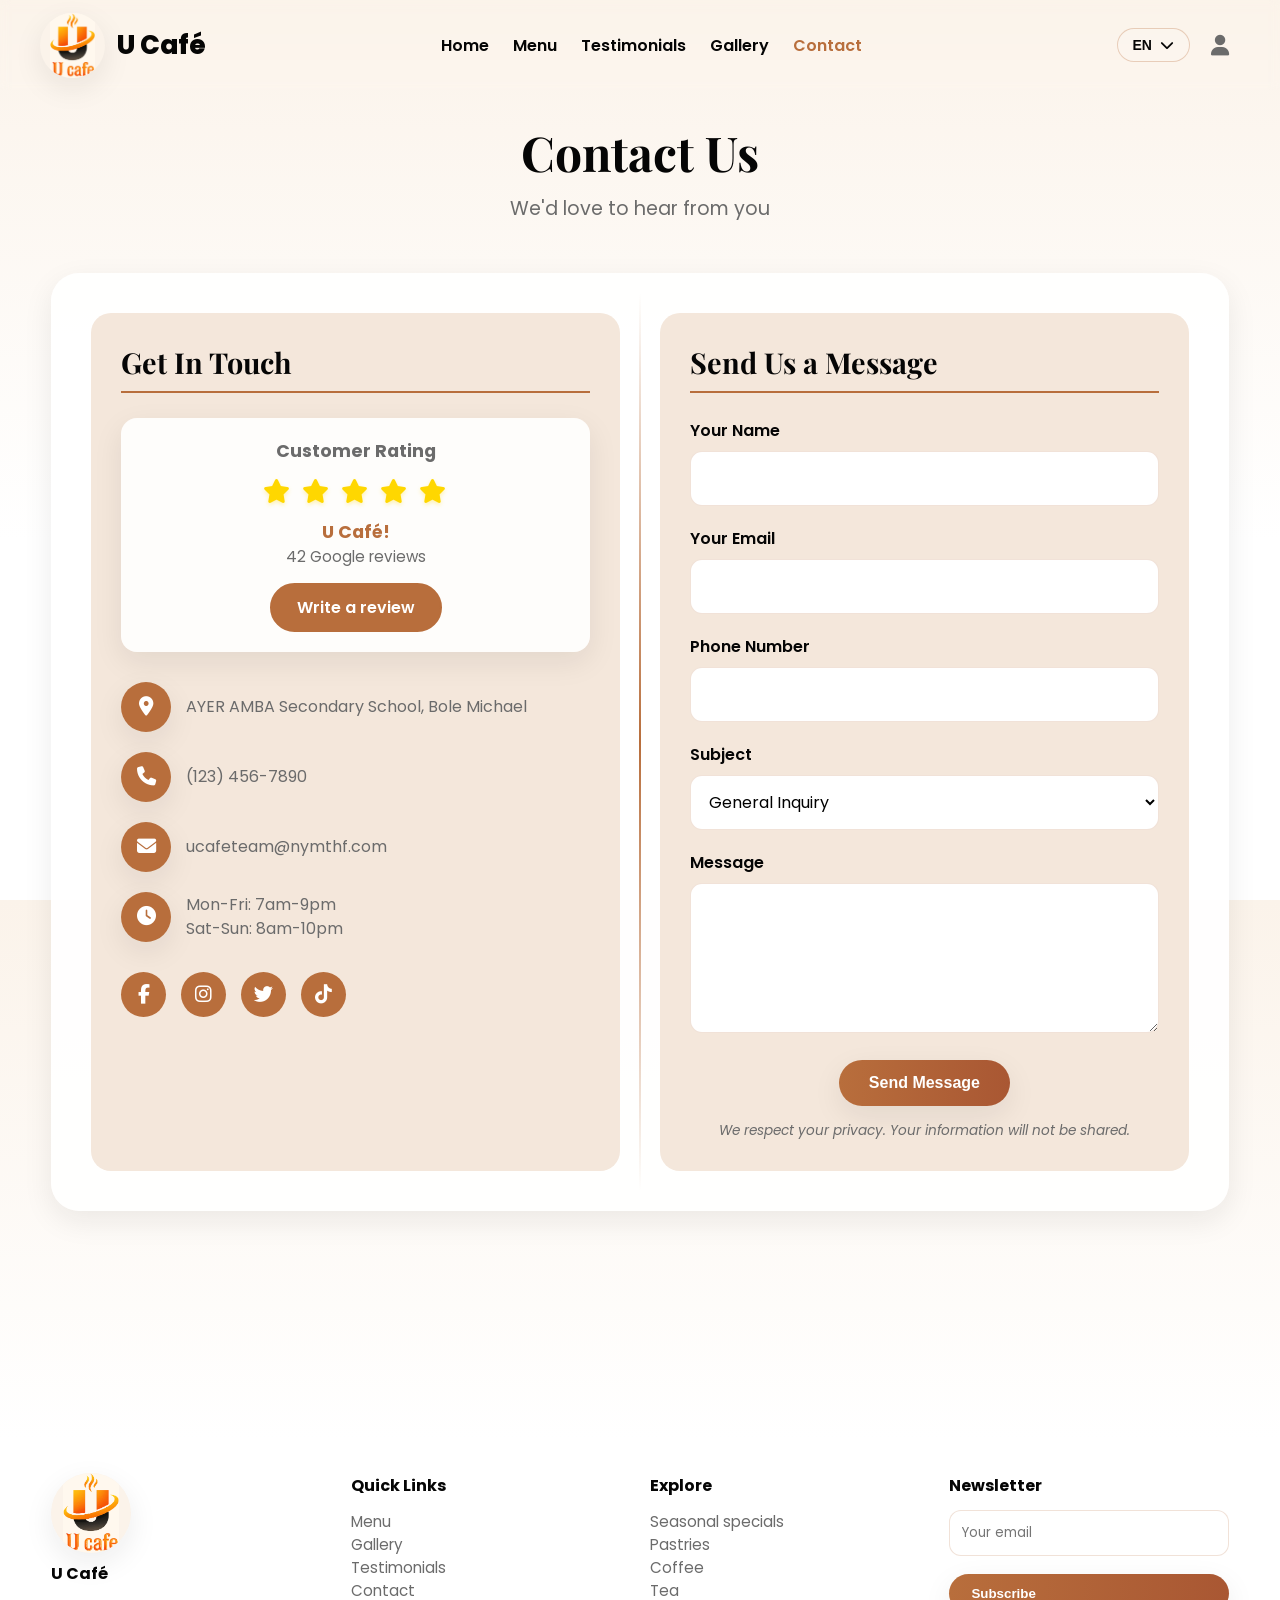
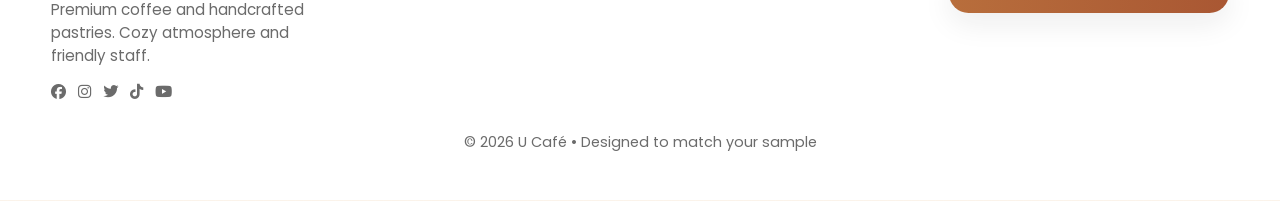
<file: contact.html>
<!DOCTYPE html>
<html lang="en">
<head>
  <meta charset="UTF-8">
  <meta name="viewport" content="width=device-width, initial-scale=1.0">
  <title>U Café - Contact</title>

  <!-- fonts & icons -->
  <link href="https://fonts.googleapis.com/css2?family=Playfair+Display:wght@600;700;900&family=Poppins:wght@300;400;600;700&display=swap" rel="stylesheet">
  <link rel="stylesheet" href="https://cdnjs.cloudflare.com/ajax/libs/font-awesome/6.4.0/css/all.min.css">

  <style>
    /* ---------- Variables ---------- */
    :root{
      --cream: #fbf3ea;
      --soft-beige:#f4e7db;
      --accent:#b86e3c;        /* darker caramel */
      --accent-2:#e7b58a;      /* lighter */
      --text-dark:#050505;
      --muted:#6b6b6b;
      --card:#fff;
      --radius-lg:28px;
      --shadow: 0 10px 30px rgba(30,30,30,0.08);
      --star-yellow:#FFD700;   /* Yellow color for stars */
    }

    /* ---------- Reset ---------- */
    *{box-sizing:border-box;margin:0;padding:0}
    html,body{height:100%}
    body{
      font-family:"Poppins",system-ui,-apple-system,Segoe UI,Roboto,"Helvetica Neue",Arial;
      color:var(--text-dark);
      background: linear-gradient(180deg, var(--cream) 0%, #fff 60%);
      -webkit-font-smoothing:antialiased;
      -moz-osx-font-smoothing:grayscale;
      overflow-x:hidden;
    }

    .container{width:92%;max-width:1200px;margin:0 auto;}

    /* ---------- HEADER with icon-only login ---------- */
    header{
      position:fixed;
      left:0;
      right:0;
      top:0;
      height:90px;
      z-index:50;
      display:flex;
      align-items:center;
      background:transparent;
      padding:0 18px;
      backdrop-filter: blur(5px);
    }

    .nav-inner{
      width:100%;
      display:flex;
      align-items:center;
      justify-content:space-between;
      gap:12px;
    }

    .brand{
      display:flex;
      align-items:center;
      gap:12px;
      text-decoration:none;
      color:var(--text-dark);
      font-weight:800;
      font-size:26px;
    }

    .brand img{
      width:65px;
      height:65px;
      border-radius:50%;
      object-fit:contain;
      box-shadow:var(--shadow);
      background-color: var(--cream);
    }

    nav ul{
      list-style:none;
      display:flex;
      gap:24px;
      align-items:center;
    }

    nav a{
      color:var(--text-dark);
      text-decoration:none;
      font-weight:600;
    }

    nav a:hover{
      color:var(--accent);
    }

    .auth{
      display:flex;
      gap:10px;
      align-items:center;
    }

    .icon-only-btn {
      background: transparent;
      border: none;
      color: var(--text-dark);
      font-size: 1.4rem;
      cursor: pointer;
      width: 40px;
      height: 40px;
      border-radius: 50%;
      display: flex;
      align-items: center;
      justify-content: center;
      transition: all 0.3s ease;
      padding: 0;
    }

    .icon-only-btn:hover {
      color: var(--accent);
      background: rgba(240, 127, 52, 0.1);
      transform: scale(1.1);
    }

    .menu-toggle{
      display:none;
      font-size:22px;
      background:none;
      border:none;
      cursor:pointer;
      color: var(--text-dark);
    }

    /* User icon styles */
    .user-icon {
      color: var(--muted);
      font-size: 1.3rem;
      transition: all 0.3s ease;
      width: 40px;
      height: 40px;
      border-radius: 8px;
      display: flex;
      align-items: center;
      justify-content: center;
      text-decoration: none;
    }

    .user-icon:hover {
      color: var(--accent);
      background: rgba(184, 110, 60, 0.1);
      transform: scale(1.1);
    }

    /* Main content padding to account for fixed header */
    main {
      padding-top: 120px;
      padding-bottom: 60px;
      min-height: calc(100vh - 200px);
    }

    /* ---------- Contact Page Styles ---------- */
    .section-title {
      text-align: center;
      margin-bottom: 50px;
      animation: fadeInUp 1s ease;
    }

    .section-title h1 {
      font-family: "Playfair Display", serif;
      font-size: 3rem;
      color: var(--text-dark);
      margin-bottom: 10px;
    }

    .section-title p {
      font-size: 1.2rem;
      color: var(--muted);
    }

    @keyframes fadeInUp {
      from { transform: translateY(30px); opacity: 0; }
      to { transform: translateY(0); opacity: 1; }
    }

    /* Combined Contact Section */
    .combined-contact-section {
      display: flex;
      justify-content: center;
      align-items: stretch;
      gap: 40px;
      position: relative;
      background: rgba(255, 255, 255, 0.95);
      padding: 40px;
      border-radius: var(--radius-lg);
      box-shadow: var(--shadow);
      animation: zoomIn 1s ease;
      margin-bottom: 60px;
    }

    @keyframes zoomIn {
      0% { transform: scale(0.9); opacity: 0; }
      100% { transform: scale(1); opacity: 1; }
    }

    /* Vertical Separator Line */
    .combined-contact-section::after {
      content: '';
      position: absolute;
      top: 20px;
      bottom: 20px;
      left: 50%;
      width: 2px;
      background: linear-gradient(to bottom, transparent, var(--accent), transparent);
      transform: translateX(-50%);
      z-index: 1;
    }

    .contact-info, .contact-form {
      flex: 1;
      padding: 30px;
      border-radius: 20px;
      background: var(--soft-beige);
      transition: transform 0.4s ease-out, box-shadow 0.4s ease-out;
      z-index: 2;
      position: relative;
    }

    .contact-info:hover, .contact-form:hover {
      transform: translateY(-10px);
      box-shadow: 0 20px 40px rgba(184, 110, 60, 0.15);
    }

    .contact-info h2, .contact-form h2 {
      color: var(--text-dark);
      margin-bottom: 25px;
      border-bottom: 2px solid var(--accent);
      padding-bottom: 10px;
      font-size: 1.8rem;
      font-family: 'Playfair Display', serif;
    }

    /* Rating Container */
    .rating-container {
      background: rgba(255, 255, 255, 0.9);
      padding: 20px;
      border-radius: 16px;
      margin-bottom: 30px;
      text-align: center;
      box-shadow: var(--shadow);
    }

    .rating-text {
      font-weight: bold;
      font-size: 1.1rem;
      margin-bottom: 5px;
      color: var(--muted);
    }

    .rating-stars {
      color: var(--star-yellow); /* YELLOW STARS */
      font-size: 1.5rem;
      margin: 10px 0;
      letter-spacing: 3px;
      text-shadow: 0 2px 4px rgba(0, 0, 0, 0.1);
    }

    .rating-stars i {
      text-shadow: 0 2px 4px rgba(255, 215, 0, 0.3);
    }

    .review-count {
      color: var(--muted);
      font-size: 0.95rem;
      margin-bottom: 15px;
    }

    .review-count strong {
      color: var(--accent);
      font-size: 1.1rem;
    }

    .write-review {
      display: inline-block;
      background: var(--accent);
      color: white;
      padding: 10px 25px;
      border-radius: 30px;
      font-size: 1rem;
      text-decoration: none;
      transition: all 0.3s;
      font-weight: 600;
      border: 2px solid var(--accent);
    }

    .write-review:hover {
      background: transparent;
      color: var(--accent);
      transform: translateY(-3px);
      box-shadow: 0 6px 15px rgba(184, 110, 60, 0.2);
    }

    /* Contact Info Items */
    .info-item {
      display: flex;
      align-items: center;
      margin-bottom: 20px;
      transition: transform 0.3s;
    }

    .info-item:hover {
      transform: translateX(10px);
    }

    .info-icon {
      width: 50px;
      height: 50px;
      background: var(--accent);
      border-radius: 50%;
      display: flex;
      align-items: center;
      justify-content: center;
      color: white;
      margin-right: 15px;
      font-size: 1.2rem;
      box-shadow: var(--shadow);
    }

    .info-item p {
      color: var(--muted);
      font-size: 1rem;
      line-height: 1.5;
    }

    .social-links {
      margin-top: 30px;
      display: flex;
      gap: 15px;
    }

    .social-links a {
      display: inline-flex;
      align-items: center;
      justify-content: center;
      width: 45px;
      height: 45px;
      background: var(--accent);
      border-radius: 50%;
      color: white;
      font-size: 1.2rem;
      transition: all 0.3s ease;
      text-decoration: none;
    }

    .social-links a:hover {
      background: var(--accent-2);
      transform: translateY(-5px);
      box-shadow: 0 10px 20px rgba(184, 110, 60, 0.2);
    }

    /* Contact Form Styles */
    .form-group {
      margin-bottom: 20px;
    }

    .form-group label {
      display: block;
      font-weight: 600;
      margin-bottom: 8px;
      color: var(--text-dark);
    }

    .form-group input,
    .form-group textarea,
    .form-group select {
      width: 100%;
      padding: 14px;
      border: 1px solid rgba(184, 110, 60, 0.2);
      border-radius: 12px;
      font-family: "Poppins", sans-serif;
      font-size: 1rem;
      background: white;
      transition: all 0.3s ease;
    }

    .form-group input:focus,
    .form-group textarea:focus,
    .form-group select:focus {
      outline: none;
      border-color: var(--accent);
      box-shadow: 0 0 0 3px rgba(184, 110, 60, 0.1);
    }

    .form-group textarea {
      min-height: 150px;
      resize: vertical;
    }

    .submit-btn {
  background: linear-gradient(90deg, var(--accent), #a95733);
  color: white;
  padding: 14px 30px;
  border: none;
  border-radius: 30px;
  font-weight: 700;
  font-size: 1rem;
  cursor: pointer;
  transition: all 0.3s ease;
  width: auto; /* ← Changed from 100% to auto */
  display: block; /* ← Added this line */
  margin: 0 auto; /* ← Added this line to center it */
  box-shadow: var(--shadow);
}

    .submit-btn:hover {
      transform: translateY(-3px);
      box-shadow: 0 10px 25px rgba(184, 110, 60, 0.3);
    }

    #form-message {
      margin-top: 15px;
      padding: 10px;
      border-radius: 8px;
      text-align: center;
      font-weight: 600;
      display: none;
    }

    .privacy-note {
      font-size: 0.85rem;
      color: var(--muted);
      margin-top: 15px;
      text-align: center;
      font-style: italic;
    }

    /* Language Switcher Styles */
    .language-switcher {
      position: relative;
      margin-left: 20px;
    }

    .language-btn {
      background: rgba(255, 255, 255, 0.1);
      border: 1px solid rgba(184, 110, 60, 0.3);
      color: var(--text-dark);
      padding: 8px 15px;
      border-radius: 20px;
      cursor: pointer;
      display: flex;
      align-items: center;
      gap: 8px;
      font-size: 14px;
      font-weight: 600;
      transition: all 0.3s;
    }

    .language-btn:hover {
      background: rgba(184, 110, 60, 0.1);
    }

    .language-dropdown {
      position: absolute;
      top: 100%;
      right: 0;
      background: white;
      border-radius: 12px;
      box-shadow: 0 10px 30px rgba(0,0,0,0.15);
      width: 180px;
      display: none;
      z-index: 2000;
      margin-top: 5px;
      overflow: hidden;
    }

    .language-dropdown.show {
      display: block;
    }

    .language-option {
      padding: 12px 15px;
      cursor: pointer;
      display: flex;
      align-items: center;
      transition: all 0.3s;
      border-bottom: 1px solid rgba(184, 110, 60, 0.1);
    }

    .language-option:last-child {
      border-bottom: none;
    }

    .language-option:hover {
      background: var(--soft-beige);
    }

    .language-flag {
      width: 24px;
      height: 18px;
      margin-right: 10px;
      background-size: cover;
      border-radius: 3px;
    }

    .flag-en { background: linear-gradient(#012169, #C8102E); }
    .flag-de { background: linear-gradient(to bottom, #000000 33%, #DD0000 33%, #DD0000 66%, #FFCE00 66%); }
    .flag-it { background: linear-gradient(to right, #009246 33%, #FFFFFF 33%, #FFFFFF 66%, #CE2B37 66%); }
    .flag-ro { background: linear-gradient(to right, #002B7F 33%, #FCD116 33%, #FCD116 66%, #CE1126 66%); }
    .flag-ru { background: linear-gradient(#FFFFFF 33%, #0039A6 33%, #0039A6 66%, #D52B1E 66%); }
    .flag-tr { background: #E30A17; }
    .flag-ur { background: #006600; }
    .flag-zh-cn { background: #DE2910; }
    .flag-zh-tw { background: #FE0000; }

    /* ---------- FOOTER ---------- */
    footer{
      margin-top:60px;
      padding:48px 0;
      background:transparent;
    }

    .footer-grid{
      display:grid;
      grid-template-columns:repeat(4,1fr);
      gap:20px;
    }

    footer h4{
      font-weight:700;
      margin-bottom:12px;
    }

    footer p, footer a{
      color:var(--muted);
      text-decoration:none;
      font-size:0.95rem;
    }

    footer a:hover {
      color: var(--accent);
    }

    footer img{
      width:80px;
      height:80px;
      border-radius:50%;
      object-fit:contain;
      box-shadow:var(--shadow);
      display:block;
      margin-bottom:8px;
      background-color: var(--cream);
    }

    .newsletter input{
      padding:12px;
      border-radius:12px;
      border:1px solid rgba(184, 110, 60, 0.2);
      width:100%;
      margin-bottom:10px;
      font-family: "Poppins", sans-serif;
      background: white;
    }

    .newsletter button {
      width: 100%;
      cursor: pointer;
    }

    .footer-bottom{
      text-align:center;
      color:var(--muted);
      margin-top:18px;
      font-size:0.9rem;
    }

    /* Button styles */
    .btn{
      display:inline-flex;
      align-items:center;
      gap:10px;
      padding:12px 22px;
      border-radius:28px;
      border:0;
      cursor:pointer;
      font-weight:700;
      box-shadow:var(--shadow);
      text-decoration:none;
      transition: all 0.3s ease;
    }

    .btn-primary{
      background:linear-gradient(90deg,var(--accent),#a95733);
      color:#fff;
    }

    .btn-outline{
      background:transparent;
      border:2px solid rgba(184,110,60,0.18);
      color:var(--accent);
    }

    .btn:hover {
      transform: translateY(-2px);
      box-shadow: 0 6px 20px rgba(184, 110, 60, 0.2);
    }

    /* ---------- Responsive ---------- */
    @media (max-width:1100px){
      .footer-grid{grid-template-columns:repeat(2,1fr); gap:30px;}
      .combined-contact-section::after { display: none; }
      .combined-contact-section { flex-direction: column; gap: 30px; }
      .contact-info, .contact-form { width: 100%; }
    }

    @media (max-width:860px){
      nav ul{display:none}
      .menu-toggle{display:block}
      .section-title h1 { font-size: 2.5rem; }
      .contact-info, .contact-form { padding: 20px; }
      .combined-contact-section { padding: 25px; }
      .auth { display: flex; align-items: center; }
      .language-switcher { margin-left: 10px; }
    }

    @media (max-width:768px){
      .section-title h1 { font-size: 2.2rem; }
      .section-title p { font-size: 1rem; }
      .contact-info h2, .contact-form h2 { font-size: 1.6rem; }
    }

    @media (max-width:520px){
      .footer-grid{grid-template-columns:1fr; gap:30px;}
      .section-title h1 { font-size: 1.8rem; }
      .combined-contact-section { padding: 20px; }
      .info-item { flex-direction: column; text-align: center; }
      .info-icon { margin-right: 0; margin-bottom: 10px; }
      .social-links { justify-content: center; }
      .language-switcher { margin-left: 5px; }
      .language-btn { padding: 6px 12px; font-size: 12px; }
    }

    /* small helpers */
    .muted{color:var(--muted)}
    .center{text-align:center}
  </style>
</head>

<body>
  <!-- HEADER (from index16.html with language switcher) -->
  <header id="mainHeader">
    <div class="container nav-inner">
      <a class="brand" href="index.html">
        <img src="u cafe 1 logo.png" alt="U Café logo">
        <span>U Café</span>
      </a>

      <nav>
        <ul id="navList">
          <li><a href="index.html">Home</a></li>
          <li><a href="menu1.html">Menu</a></li>
          <li><a href="testimonials2.html">Testimonials</a></li>
          <li><a href="index.html#gallery">Gallery</a></li>
          <li><a href="#" style="color: var(--accent);">Contact</a></li>
        </ul>
      </nav>

      <div class="auth">
        <!-- Language Switcher -->
        <div class="language-switcher">
          <button class="language-btn">
            EN <i class="fas fa-chevron-down"></i>
          </button>
          <div class="language-dropdown">
            <div class="language-option" data-lang="en">
              <div class="language-flag flag-en"></div>
              English
            </div>
            <div class="language-option" data-lang="de">
              <div class="language-flag flag-de"></div>
              Deutsch
            </div>
            <div class="language-option" data-lang="it">
              <div class="language-flag flag-it"></div>
              Italiano
            </div>
            <div class="language-option" data-lang="ro">
              <div class="language-flag flag-ro"></div>
              Română
            </div>
            <div class="language-option" data-lang="ru">
              <div class="language-flag flag-ru"></div>
              Русский
            </div>
            <div class="language-option" data-lang="tr">
              <div class="language-flag flag-tr"></div>
              Türkçe
            </div>
            <div class="language-option" data-lang="ur">
              <div class="language-flag flag-ur"></div>
              اردو
            </div>
            <div class="language-option" data-lang="zh-CN">
              <div class="language-flag flag-zh-cn"></div>
              简体中文
            </div>
            <div class="language-option" data-lang="zh-TW">
              <div class="language-flag flag-zh-tw"></div>
              繁體中文
            </div>
          </div>
        </div>
        
        <a href="loginu.html" class="user-icon" id="loginBtn" title="Log in">
          <i class="fas fa-user"></i>
        </a>
        <button class="menu-toggle" id="menuBtn" aria-label="menu">
          <i class="fas fa-bars"></i>
        </button>
      </div>
    </div>
  </header>

  <!-- Main Content -->
  <main>
    <div class="container">
      <div class="section-title">
        <h1>Contact Us</h1>
        <p>We'd love to hear from you</p>
      </div>

      <div class="combined-contact-section">
        <div class="contact-info">
          <h2>Get In Touch</h2>
          
          <!-- Rating Section -->
          <div class="rating-container">
            <div class="rating-text">Customer Rating</div>
            <div class="rating-stars">
              <i class="fas fa-star"></i>
              <i class="fas fa-star"></i>
              <i class="fas fa-star"></i>
              <i class="fas fa-star"></i>
              <i class="fas fa-star"></i>
            </div>
            <div class="review-count"><strong>U Café!</strong><br>42 Google reviews</div>
            <a href="#" class="write-review">Write a review</a>
          </div>

          <div class="info-item">
            <div class="info-icon"><i class="fas fa-map-marker-alt"></i></div>
            <p>AYER AMBA Secondary School, Bole Michael</p>
          </div>
          <div class="info-item">
            <div class="info-icon"><i class="fas fa-phone"></i></div>
            <p>(123) 456-7890</p>
          </div>
          <div class="info-item">
            <div class="info-icon"><i class="fas fa-envelope"></i></div>
            <p>ucafeteam@nymthf.com</p>
          </div>
          <div class="info-item">
            <div class="info-icon"><i class="fas fa-clock"></i></div>
            <p>Mon-Fri: 7am-9pm<br>Sat-Sun: 8am-10pm</p>
          </div>
          
          <div class="social-links">
            <a href="#"><i class="fab fa-facebook-f"></i></a>
            <a href="#"><i class="fab fa-instagram"></i></a>
            <a href="#"><i class="fab fa-twitter"></i></a>
            <a href="#"><i class="fab fa-tiktok"></i></a>
          </div>
        </div>

        <div class="contact-form">
          <h2>Send Us a Message</h2>
          <form id="contactForm">
            <div class="form-group">
              <label for="name">Your Name</label>
              <input type="text" id="name" name="name" required>
            </div>
            <div class="form-group">
              <label for="email">Your Email</label>
              <input type="email" id="email" name="email" required>
            </div>
            <div class="form-group">
              <label for="phone">Phone Number</label>
              <input type="tel" id="phone" name="phone">
            </div>
            <div class="form-group">
              <label for="subject">Subject</label>
              <select id="subject" name="subject">
                <option value="general">General Inquiry</option>
                <option value="order">Order Related</option>
                <option value="feedback">Feedback</option>
                <option value="other">Other</option>
              </select>
            </div>
            <div class="form-group">
              <label for="message">Message</label>
              <textarea id="message" name="message" required></textarea>
            </div>
            <button type="submit" class="submit-btn">Send Message</button>
            <div id="form-message"></div>
          </form>
          <p class="privacy-note">We respect your privacy. Your information will not be shared.</p>
        </div>
      </div>
    </div>
  </main>

  <!-- FOOTER (from index16.html) -->
  <footer id="contact">
    <div class="container" style="margin-top:34px">
      <div class="footer-grid">
        <div>
          <img src="u cafe 1 logo.png" alt="U Café logo">
          <h4>U Café</h4>
          <p>Premium coffee and handcrafted pastries. Cozy atmosphere and friendly staff.</p>
         <div style="margin-top: 12px">
                        <a class="muted" href="https://facebook.com" target="_blank"><i class="fab fa-facebook" style="margin-right: 8px"></i></a>
                        <a class="muted" href="https://instagram.com" target="_blank"><i class="fab fa-instagram" style="margin-right: 8px"></i></a>
                        <a class="muted" href="https://twitter.com" target="_blank"><i class="fab fa-twitter" style="margin-right: 8px"></i></a>
                        <a class="muted" href="https://tiktok.com" target="_blank"><i class="fab fa-tiktok" style="margin-right: 8px"></i></a>
                        <a class="muted" href="https://youtube.com" target="_blank"><i class="fab fa-youtube" style="margin-right: 8px"></i></a>
                    </div>
        </div>
        <div>
          <h4>Quick Links</h4>
          <p><a href="menu1.html">Menu</a></p>
          <p><a href="index.html#gallery">Gallery</a></p>
          <p><a href="testimonials.html">Testimonials</a></p>
          <p><a href="#">Contact</a></p>
        </div>
        <div>
          <h4>Explore</h4>
          <p>Seasonal specials</p>
          <p>Pastries</p>
          <p>Coffee</p>
          <p>Tea</p>
        </div>
        <div>
          <h4>Newsletter</h4>
          <div class="newsletter">
            <input type="email" id="newsletterEmail" placeholder="Your email" />
            <button class="btn btn-primary" id="subscribeBtn" style="width:100%;margin-top:8px">Subscribe</button>
          </div>
        </div>
      </div>

      <div class="footer-bottom" style="margin-top:28px;text-align:center;">
        <div class="muted">© <span id="year"></span> U Café • Designed to match your sample</div>
      </div>
    </div>
  </footer>

  <!-- JavaScript -->
  <script>
    // Set current year
    document.getElementById('year').textContent = new Date().getFullYear();

    // Header scroll effect
    const header = document.getElementById('mainHeader');
    window.addEventListener('scroll', () => {
      header.style.background = 'transparent';
      header.style.backdropFilter = window.scrollY > 50 ? 'blur(5px)' : 'blur(5px)';
    });

    // Subscribe button functionality
    const subscribeBtn = document.getElementById('subscribeBtn');
    const newsletterEmail = document.getElementById('newsletterEmail');

    subscribeBtn.addEventListener('click', () => {
      if (newsletterEmail.value && newsletterEmail.value.includes('@')) {
        alert('Thank you for subscribing to our newsletter!');
        newsletterEmail.value = '';
      } else {
        alert('Please enter a valid email address.');
      }
    });

    // Form submission
    document.getElementById('contactForm').addEventListener('submit', function(e) {
      e.preventDefault();
      const messageBox = document.getElementById('form-message');
      messageBox.style.display = 'block';
      messageBox.style.color = 'green';
      messageBox.textContent = '✅ Message sent successfully!';
      messageBox.style.background = 'rgba(0, 128, 0, 0.1)';
      messageBox.style.padding = '10px';
      messageBox.style.borderRadius = '8px';
      messageBox.style.border = '1px solid rgba(0, 128, 0, 0.2)';
      
      // Reset form after 3 seconds
      setTimeout(() => {
        this.reset();
        messageBox.style.display = 'none';
      }, 3000);
    });

    // Language switcher functionality
    const languageBtn = document.querySelector('.language-btn');
    const languageDropdown = document.querySelector('.language-dropdown');
    const languageOptions = document.querySelectorAll('.language-option');
    
    // Toggle language dropdown
    languageBtn.addEventListener('click', function(e) {
      e.stopPropagation();
      languageDropdown.classList.toggle('show');
    });
    
    // Close dropdown when clicking outside
    document.addEventListener('click', function(e) {
      if (!e.target.closest('.language-switcher')) {
        languageDropdown.classList.remove('show');
      }
    });
    
    // Language translations (simplified version)
    const translations = {
      en: {
        "logo": "U Café",
        "home": "Home",
        "menu": "Menu",
        "testimonials": "Testimonials",
        "gallery": "Gallery",
        "contact": "Contact",
        "contactTitle": "Contact Us",
        "contactSubtitle": "We'd love to hear from you",
        "getInTouch": "Get In Touch",
        "customerRating": "Customer Rating",
        "writeReview": "Write a review",
        "sendMessage": "Send Us a Message",
        "yourName": "Your Name",
        "yourEmail": "Your Email",
        "phoneNumber": "Phone Number",
        "subject": "Subject",
        "generalInquiry": "General Inquiry",
        "orderRelated": "Order Related",
        "feedback": "Feedback",
        "other": "Other",
        "message": "Message",
        "sendMessageBtn": "Send Message",
        "privacy": "We respect your privacy. Your information will not be shared.",
        "reviewCount": "U Café!<br>42 Google reviews",
        "hours": "Mon-Fri: 7am-9pm<br>Sat-Sun: 8am-10pm"
      }
    };
    
    // Language change handler
    languageOptions.forEach(option => {
      option.addEventListener('click', function() {
        const lang = this.getAttribute('data-lang');
        
        // Update button text
        languageBtn.innerHTML = lang.toUpperCase() + ' <i class="fas fa-chevron-down"></i>';
        
        // Close dropdown
        languageDropdown.classList.remove('show');
        
        // Show language change notification
        alert(`Language changed to ${this.textContent.trim()}`);
      });
    });

    // Mobile menu toggle
    const menuBtn = document.getElementById('menuBtn');
    const navList = document.getElementById('navList');
    
    menuBtn && menuBtn.addEventListener('click', (e) => {
      e.stopPropagation();
      if(!navList) return;
      if (navList.style.display === 'flex') {
        navList.style.display = '';
      } else {
        navList.style.display = 'flex';
        navList.style.flexDirection = 'column';
        navList.style.position = 'absolute';
        navList.style.right = '18px';
        navList.style.top = '72px';
        navList.style.background = 'rgba(255, 255, 255, 0.95)';
        navList.style.backdropFilter = 'blur(10px)';
        navList.style.padding = '16px';
        navList.style.boxShadow = '0 8px 30px rgba(0,0,0,0.12)';
        navList.style.borderRadius = '16px';
        navList.style.border = '1px solid rgba(255, 255, 255, 0.3)';
        navList.style.zIndex = '100';
        navList.style.gap = '15px';
      }
    });

    // Close mobile menu when clicking outside
    document.addEventListener('click', (e) => {
      if (navList && navList.style.display === 'flex' && 
          !e.target.closest('#navList') && 
          !e.target.closest('#menuBtn')) {
        navList.style.display = '';
      }
    });

    // Smooth scrolling for anchor links
    document.querySelectorAll('a[href^="#"]').forEach(anchor => {
      anchor.addEventListener('click', function (e) {
        const targetId = this.getAttribute('href');
        
        // Skip for # (home) links
        if (targetId === '#' || targetId.startsWith('http')) return;
        
        if (targetId.startsWith('#')) {
          e.preventDefault();
          const targetElement = document.querySelector(targetId);
          if (targetElement) {
            window.scrollTo({
              top: targetElement.offsetTop - 80,
              behavior: 'smooth'
            });
            
            // Close mobile menu if open
            if (navList && navList.style.display === 'flex') {
              navList.style.display = '';
            }
          }
        }
      });
    });
  </script>
</body>
</html>
</file>
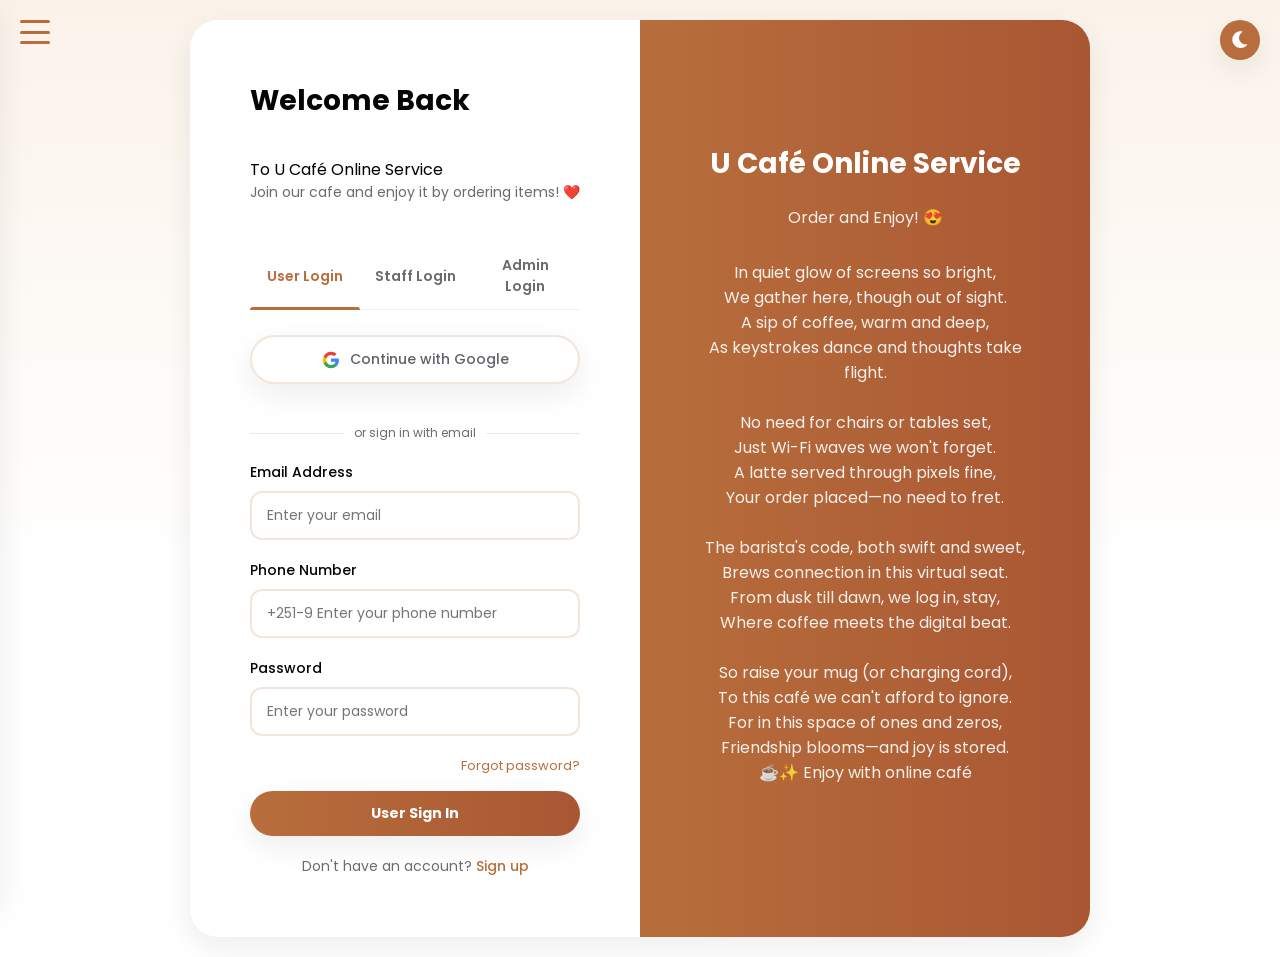
<file: login.html>
<!DOCTYPE html>
<html lang="en">
<head>
    <meta charset="UTF-8">
    <meta name="viewport" content="width=device-width, initial-scale=1.0">
    <title>U online cafe service | Login</title>
    <link href="https://fonts.googleapis.com/css2?family=Poppins:wght@300;400;500;600;700&display=swap" rel="stylesheet">
    <link rel="stylesheet" href="https://cdnjs.cloudflare.com/ajax/libs/font-awesome/6.0.0-beta3/css/all.min.css">
    <style>
        :root {
            /* Main colors from index16.html */
            --cream: #fbf3ea;
            --soft-beige: #f4e7db;
            --accent: #b86e3c;        /* darker caramel - for User */
            --accent-2: #e7b58a;      /* lighter caramel */
            --text-dark: #050505;
            --muted: #6b6b6b;
            --card: #fff;
            --shadow: 0 10px 30px rgba(30,30,30,0.08);
            --radius-lg: 28px;
            
            /* Role-specific colors */
            --user-color: #b86e3c;        /* Caramel - User */
            --staff-color: #7a9e7e;       /* Sage green - Staff */
            --admin-color: #9e6b8e;       /* Plum - Admin */
            
            /* Role-specific gradients */
            --user-gradient: linear-gradient(90deg, #b86e3c, #a95733);
            --staff-gradient: linear-gradient(90deg, #7a9e7e, #5d8a62);
            --admin-gradient: linear-gradient(90deg, #9e6b8e, #7e5476);
            
            --gradient-light: linear-gradient(180deg, var(--cream) 0%, #fff 60%);
        }

        * {
            margin: 0;
            padding: 0;
            box-sizing: border-box;
            font-family: 'Poppins', sans-serif;
        }

        body {
            background: var(--gradient-light);
            display: flex;
            min-height: 100vh;
            transition: background-color 0.3s, color 0.3s;
        }

        /* Animated background dots */
        .dots {
            position: fixed;
            top: 0;
            left: 0;
            width: 100%;
            height: 100%;
            overflow: hidden;
            z-index: -1;
            pointer-events: none;
        }

        .dot {
            position: absolute;
            background-color: rgba(184, 110, 60, 0.3); /* Using accent color */
            border-radius: 50%;
            will-change: transform;
            bottom: -20px;
            animation: floatUp 15s linear infinite;
            opacity: 0;
        }

        @keyframes floatUp {
            0% {
                transform: translateY(0) translateX(var(--x-movement));
                opacity: 0;
            }
            10% {
                opacity: 1;
            }
            90% {
                opacity: 1;
            }
            100% {
                transform: translateY(calc(-100vh - 100px)) translateX(var(--x-movement));
                opacity: 0;
            }
        }

        body.dark-mode .dot {
            background-color: rgba(231, 181, 138, 0.4); /* Using accent-2 color */
        }

        .container {
            width: 100%;
            max-width: 1200px;
            margin: auto;
            display: flex;
            flex-wrap: wrap;
            justify-content: center;
            align-items: center;
            padding: 20px;
        }

        .login-container {
            background-color: var(--card);
            border-radius: var(--radius-lg);
            box-shadow: var(--shadow);
            overflow: hidden;
            display: flex;
            width: 100%;
            max-width: 900px;
            transition: background-color 0.3s, box-shadow 0.3s;
        }

        .login-left {
            flex: 1;
            padding: 60px;
            display: flex;
            flex-direction: column;
            justify-content: center;
            position: relative;
        }

        .login-right {
            flex: 1;
            background: var(--user-gradient); /* Default to user gradient */
            color: white;
            padding: 60px;
            display: flex;
            flex-direction: column;
            justify-content: center;
            align-items: center;
            text-align: center;
            transition: background 0.3s ease;
        }

        /* Dynamic background for login-right based on active tab */
        .login-right.user-active {
            background: var(--user-gradient);
        }
        
        .login-right.staff-active {
            background: var(--staff-gradient);
        }
        
        .login-right.admin-active {
            background: var(--admin-gradient);
        }

        .login-header {
            margin-bottom: 40px;
        }

        .login-header h1 {
            font-size: 28px;
            font-weight: 700;
            color: var(--text-dark);
            margin-bottom: 10px;
            transition: color 0.3s;
        }

        .login-header p {
            color: var(--muted);
            font-size: 14px;
            transition: color 0.3s;
        }

        .login-tabs {
            display: flex;
            margin-bottom: 25px;
            border-bottom: 1px solid #eee;
            transition: border-color 0.3s;
        }

        .tab-btn {
            flex: 1;
            padding: 12px;
            background: none;
            border: none;
            cursor: pointer;
            font-weight: 600;
            color: var(--muted);
            transition: all 0.3s;
            position: relative;
            font-size: 14px;
        }

        .tab-btn.user.active {
            color: var(--user-color);
        }

        .tab-btn.staff.active {
            color: var(--staff-color);
        }

        .tab-btn.admin.active {
            color: var(--admin-color);
        }

        .tab-btn.active::after {
            content: '';
            position: absolute;
            bottom: -1px;
            left: 0;
            width: 100%;
            height: 3px;
            border-radius: 3px 3px 0 0;
        }

        .tab-btn.user.active::after {
            background: var(--user-color);
        }

        .tab-btn.staff.active::after {
            background: var(--staff-color);
        }

        .tab-btn.admin.active::after {
            background: var(--admin-color);
        }

        .tab-content {
            display: none;
            animation: fadeIn 0.5s ease;
        }

        @keyframes fadeIn {
            from { opacity: 0; transform: translateY(10px); }
            to { opacity: 1; transform: translateY(0); }
        }

        .tab-content.active {
            display: block;
        }

        .form-group {
            margin-bottom: 20px;
        }

        .form-group label {
            display: block;
            margin-bottom: 8px;
            font-size: 14px;
            font-weight: 500;
            color: var(--text-dark);
            transition: color 0.3s;
        }

        .form-control {
            width: 100%;
            padding: 12px 15px;
            border: 2px solid rgba(184, 110, 60, 0.18);
            border-radius: 12px;
            font-size: 14px;
            transition: all 0.3s;
            background: var(--card);
        }

        /* Dynamic border colors based on form type */
        .user-form .form-control:focus {
            border-color: var(--user-color);
            box-shadow: 0 0 0 3px rgba(184, 110, 60, 0.2);
            outline: none;
        }

        .staff-form .form-control:focus {
            border-color: var(--staff-color);
            box-shadow: 0 0 0 3px rgba(122, 158, 126, 0.2);
            outline: none;
        }

        .admin-form .form-control:focus {
            border-color: var(--admin-color);
            box-shadow: 0 0 0 3px rgba(158, 107, 142, 0.2);
            outline: none;
        }

        .btn {
            display: inline-block;
            padding: 12px 24px;
            border-radius: 28px;
            font-size: 14px;
            font-weight: 700;
            cursor: pointer;
            transition: all 0.3s;
            border: none;
            text-align: center;
            box-shadow: var(--shadow);
        }

        .btn-user {
            background: var(--user-gradient);
            color: white;
            width: 100%;
        }

        .btn-user:hover {
            background: linear-gradient(90deg, #a95733, #b86e3c);
            transform: translateY(-2px);
            box-shadow: 0 6px 20px rgba(184, 110, 60, 0.2);
        }

        .btn-staff {
            background: var(--staff-gradient);
            color: white;
            width: 100%;
        }

        .btn-staff:hover {
            background: linear-gradient(90deg, #5d8a62, #7a9e7e);
            transform: translateY(-2px);
            box-shadow: 0 6px 20px rgba(122, 158, 126, 0.2);
        }

        .btn-admin {
            background: var(--admin-gradient);
            color: white;
            width: 100%;
        }

        .btn-admin:hover {
            background: linear-gradient(90deg, #7e5476, #9e6b8e);
            transform: translateY(-2px);
            box-shadow: 0 6px 20px rgba(158, 107, 142, 0.2);
        }

        .btn-outline {
            background: transparent;
            border: 2px solid rgba(184, 110, 60, 0.18);
            color: var(--accent);
            width: 100%;
        }

        .btn-outline:hover {
            background: rgba(184, 110, 60, 0.1);
            transform: translateY(-2px);
        }

        .btn-google {
            background-color: white;
            color: #5f6368;
            border: 2px solid rgba(184, 110, 60, 0.18);
            display: flex;
            align-items: center;
            justify-content: center;
            gap: 10px;
            width: 100%;
            margin-bottom: 20px;
            transition: all 0.3s;
            font-weight: 500;
            border-radius: 28px;
            padding: 12px;
        }

        .btn-google:hover {
            background-color: var(--soft-beige);
            box-shadow: 0 4px 15px rgba(0, 0, 0, 0.1);
            transform: translateY(-2px);
        }

        .btn-google svg {
            width: 18px;
            height: 18px;
        }

        .divider {
            display: flex;
            align-items: center;
            margin: 20px 0;
            color: var(--muted);
            font-size: 12px;
            transition: color 0.3s;
        }

        .divider::before, .divider::after {
            content: "";
            flex: 1;
            border-bottom: 1px solid rgba(184, 110, 60, 0.18);
            transition: border-color 0.3s;
        }

        .divider::before {
            margin-right: 10px;
        }

        .divider::after {
            margin-left: 10px;
        }

        .login-footer {
            margin-top: 20px;
            text-align: center;
            font-size: 14px;
            color: var(--muted);
            transition: color 0.3s;
        }

        .login-footer a {
            color: var(--accent);
            text-decoration: none;
            font-weight: 500;
            transition: color 0.3s;
        }

        .login-footer a:hover {
            text-decoration: underline;
        }

        .features-list {
            list-style: none;
            margin-top: 40px;
        }

        .features-list li {
            margin-bottom: 20px;
            display: flex;
            align-items: flex-start;
        }

        .features-list i {
            font-size: 20px;
            margin-right: 15px;
            color: rgba(255, 255, 255, 0.8);
        }

        .features-list h3 {
            font-size: 16px;
            font-weight: 600;
            margin-bottom: 5px;
        }

        .features-list p {
            font-size: 14px;
            opacity: 0.9;
        }

        .right-content h2 {
            font-size: 28px;
            font-weight: 700;
            margin-bottom: 20px;
        }

        .right-content p {
            opacity: 0.9;
            margin-bottom: 30px;
        }

        .error-message {
            color: #dc3545;
            font-size: 12px;
            margin-top: 5px;
            display: none;
        }

        .forgot-link {
            font-size: 13px;
            text-decoration: none;
            text-align: right;
            display: block;
            margin-bottom: 15px;
            transition: color 0.3s;
        }

        .user-form .forgot-link {
            color: var(--user-color);
        }

        .staff-form .forgot-link {
            color: var(--staff-color);
        }

        .admin-form .forgot-link {
            color: var(--admin-color);
        }

        .forgot-link:hover {
            text-decoration: underline;
        }

        @media (max-width: 768px) {
            .login-container {
                flex-direction: column;
            }
            
            .login-left, .login-right {
                padding: 40px;
            }
            
            .login-right {
                order: -1;
            }
        }

        @media (max-width: 480px) {
            .login-left, .login-right {
                padding: 30px 20px;
            }
            
            .login-tabs {
                flex-direction: column;
            }
            
            .tab-btn {
                padding: 10px;
            }
        }

        /* Dark mode styles */
        body.dark-mode {
            background-color: #121212;
            color: #e0e0e0;
        }

        body.dark-mode .login-container {
            background-color: #1e1e1e;
            box-shadow: 0 15px 30px rgba(0, 0, 0, 0.3);
        }

        body.dark-mode .login-header h1 {
            color: #e0e0e0;
        }

        body.dark-mode .login-header p,
        body.dark-mode .login-footer,
        body.dark-mode .divider {
            color: #b0b0b0;
        }

        body.dark-mode .form-group label {
            color: #e0e0e0;
        }

        body.dark-mode .form-control {
            background-color: #2d2d2d;
            border-color: #444;
            color: #e0e0e0;
        }

        body.dark-mode .form-control:focus {
            background-color: #333;
        }

        body.dark-mode .login-tabs {
            border-bottom-color: #444;
        }

        body.dark-mode .divider::before,
        body.dark-mode .divider::after {
            border-bottom-color: #444;
        }

        body.dark-mode .btn-google {
            background-color: #2d2d2d;
            border-color: #444;
            color: #e0e0e0;
        }

        body.dark-mode .btn-google:hover {
            background-color: #333;
        }

        body.dark-mode .btn-google svg {
            fill: currentColor;
        }

        /* Mode toggle button */
        .mode-toggle {
            position: fixed;
            top: 20px;
            right: 20px;
            background: var(--user-color);
            color: white;
            border: none;
            width: 40px;
            height: 40px;
            border-radius: 50%;
            display: flex;
            align-items: center;
            justify-content: center;
            cursor: pointer;
            z-index: 1000;
            box-shadow: var(--shadow);
            transition: all 0.3s;
        }

        body.dark-mode .mode-toggle {
            background: var(--accent-2);
        }

        .mode-toggle:hover {
            transform: scale(1.1);
        }

        .mode-toggle i {
            font-size: 1.2rem;
        }

        /* Hamburger menu styles */
        .hamburger-menu {
            position: fixed;
            top: 20px;
            left: 20px;
            z-index: 1000;
            cursor: pointer;
            width: 30px;
            height: 24px;
            display: flex;
            flex-direction: column;
            justify-content: space-between;
        }

        .hamburger-menu span {
            display: block;
            height: 3px;
            width: 100%;
            background-color: var(--user-color);
            border-radius: 3px;
            transition: all 0.3s ease;
        }

        body.dark-mode .hamburger-menu span {
            background-color: var(--accent-2);
        }

        .hamburger-menu.active span:nth-child(1) {
            transform: translateY(10px) rotate(45deg);
        }

        .hamburger-menu.active span:nth-child(2) {
            opacity: 0;
        }

        .hamburger-menu.active span:nth-child(3) {
            transform: translateY(-10px) rotate(-45deg);
        }

        /* Sidebar menu */
        .sidebar {
            position: fixed;
            top: 0;
            left: -300px;
            width: 300px;
            height: 100%;
            background-color: var(--card);
            box-shadow: var(--shadow);
            z-index: 999;
            transition: left 0.3s ease;
            padding: 70px 20px 20px;
        }

        body.dark-mode .sidebar {
            background-color: #1e1e1e;
        }

        .sidebar.active {
            left: 0;
        }

        .sidebar ul {
            list-style: none;
        }

        .sidebar ul li {
            margin-bottom: 15px;
        }

        .sidebar ul li a {
            color: var(--text-dark);
            text-decoration: none;
            font-weight: 500;
            display: block;
            padding: 10px;
            border-radius: 5px;
            transition: all 0.3s;
        }

        body.dark-mode .sidebar ul li a {
            color: #e0e0e0;
        }
        
        .sidebar ul li a:hover {
            background-color: var(--soft-beige);
            border-radius: 12px;
            color: var(--text-dark);
        }

        /* Overlay */
        .overlay {
            position: fixed;
            top: 0;
            left: 0;
            width: 100%;
            height: 100%;
            background-color: rgba(0, 0, 0, 0.5);
            z-index: 998;
            opacity: 0;
            visibility: hidden;
            transition: all 0.3s ease;
        }

        .overlay.active {
            opacity: 1;
            visibility: visible;
        }
    </style>
</head>
<body>
    <!-- Animated dots background -->
    <div class="dots" id="dotsContainer"></div>

    <!-- Hamburger Menu -->
    <div class="hamburger-menu" id="hamburgerMenu">
        <span></span>
        <span></span>
        <span></span>
    </div>

    <!-- Sidebar -->
    <div class="sidebar" id="sidebar">
        <ul>
            <li><a href="index16.html">Home</a></li>
            <li><a href="about1.html">About Us</a></li>
            <li><a href="menu.html">Menu</a></li>
            <li><a href="testimonials1.html">Testimonials</a></li>
            <li><a href="contact.html">Contact</a></li>
            <li><a href="signup1.html">Sign Up</a></li>
        </ul>
    </div>

    <!-- Overlay -->
    <div class="overlay" id="overlay"></div>

    <button class="mode-toggle" id="modeToggle" aria-label="Toggle dark mode">
        <i class="fas fa-moon"></i>
    </button>

    <div class="container">
        <div class="login-container">
            <div class="login-left">
                <div class="login-header">
                    <h1>Welcome Back</h1><br>
                    To U Café Online Service
                    <p>Join our cafe and enjoy it by ordering items! ❤️</p>
                </div>

                <div class="login-tabs">
                    <button class="tab-btn user active" data-tab="user-login">User Login</button>
                    <button class="tab-btn staff" data-tab="staff-login">Staff Login</button>
                    <button class="tab-btn admin" data-tab="admin-login">Admin Login</button>
                </div>

                <button class="btn btn-google" id="googleLogin">
                    <svg xmlns="http://www.w3.org/2000/svg" width="18" height="18" viewBox="0 0 24 24">
                        <path fill="#4285F4" d="M22.56 12.25c0-.78-.07-1.53-.2-2.25H12v4.26h5.92c-.26 1.37-1.04 2.53-2.21 3.31v2.77h3.57c2.08-1.92 3.28-4.74 3.28-8.09z"/>
                        <path fill="#34A853" d="M12 23c2.97 0 5.46-.98 7.28-2.66l-3.57-2.77c-.98.66-2.23 1.06-3.71 1.06-2.86 0-5.29-1.93-6.16-4.53H2.18v2.84C3.99 20.53 7.7 23 12 23z"/>
                        <path fill="#FBBC05" d="M5.84 14.09c-.22-.66-.35-1.36-.35-2.09s.13-1.43.35-2.09V7.07H2.18C1.43 8.55 1 10.22 1 12s.43 3.45 1.18 4.93l2.85-2.22.81-.62z"/>
                        <path fill="#EA4335" d="M12 5.38c1.62 0 3.06.56 4.21 1.64l3.15-3.15C17.45 2.09 14.97 1 12 1 7.7 1 3.99 3.47 2.18 7.07l3.66 2.84c.87-2.6 3.3-4.53 6.16-4.53z"/>
                    </svg>
                    <span>Continue with Google</span>
                </button>

                <div class="divider">or sign in with email</div>

                <div id="user-login" class="tab-content user-form active">
                    <form id="userLoginForm">
                        <div class="form-group">
                            <label for="user-email">Email Address</label>
                            <input type="email" id="user-email" class="form-control" placeholder="Enter your email" required>
                            <div class="error-message" id="user-email-error">Please enter a valid email</div>
                        </div>
                        <div class="form-group">
                            <label for="user-phone">Phone Number</label>
                            <input type="tel" id="user-phone" class="form-control" name="phone" placeholder="+251-9 Enter your phone number" pattern="\+251-9[0-9]{8}" required>
                            <div class="error-message" id="user-phone-error">Please enter a valid phone number</div>
                        </div>
                        <div class="form-group">
                            <label for="user-password">Password</label>
                            <input type="password" id="user-password" class="form-control" placeholder="Enter your password" required>
                            <div class="error-message" id="user-password-error">Password must be at least 6 characters</div>
                        </div>
                        <a href="#" class="forgot-link">Forgot password?</a>
                        <button type="submit" class="btn btn-user">User Sign In</button>
                    </form>
                </div>

                <div id="staff-login" class="tab-content staff-form">
                    <form id="staffLoginForm">
                        <div class="form-group">
                            <label for="staff-email">Staff Email</label>
                            <input type="email" id="staff-email" class="form-control" placeholder="Enter staff email" required>
                            <div class="error-message" id="staff-email-error">Please enter a valid email</div>
                        </div>
                        <div class="form-group">
                            <label for="staff-phone">Staff Phone Number</label>
                            <input type="tel" id="staff-phone" class="form-control" name="phone" placeholder="+251-9 Enter staff phone number" pattern="\+251-9[0-9]{8}" required>
                            <div class="error-message" id="staff-phone-error">Please enter a valid phone number</div>
                        </div>
                        <div class="form-group">
                            <label for="staff-department">Department</label>
                            <select id="staff-department" class="form-control" required>
                                <option value="">Select your department</option>
                                <option value="kitchen">Kitchen</option>
                                <option value="service">Service</option>
                                <option value="barista">Barista</option>
                                <option value="management">Management</option>
                                <option value="cleaning">Cleaning</option>
                            </select>
                            <div class="error-message" id="staff-department-error">Please select your department</div>
                        </div>
                        <div class="form-group">
                            <label for="staff-password">Password</label>
                            <input type="password" id="staff-password" class="form-control" placeholder="Enter your password" required>
                            <div class="error-message" id="staff-password-error">Password must be at least 6 characters</div>
                        </div>
                        <a href="#" class="forgot-link">Forgot password?</a>
                        <button type="submit" class="btn btn-staff">Staff Sign In</button>
                    </form>
                </div>

                <div id="admin-login" class="tab-content admin-form">
                    <form id="adminLoginForm">
                        <div class="form-group">
                            <label for="admin-email">Admin Email</label>
                            <input type="email" id="admin-email" class="form-control" placeholder="Enter admin email" required>
                            <div class="error-message" id="admin-email-error">Please enter a valid admin email</div>
                        </div>
                        <div class="form-group">
                            <label for="admin-password">Admin Password</label>
                            <input type="password" id="admin-password" class="form-control" placeholder="Enter admin password" required>
                            <div class="error-message" id="admin-password-error">Password must be at least 8 characters</div>
                        </div>
                        <a href="#" class="forgot-link">Forgot password?</a>
                        <button type="submit" class="btn btn-admin">Admin Sign In</button>
                    </form>
                </div>

                <div class="login-footer">
                    Don't have an account? <a href="signup1.html">Sign up</a>
                </div>
            </div>

            <div class="login-right user-active" id="loginRight">
                <div class="right-content">
                    <h2>U Café Online Service</h2>
                    <p>Order and Enjoy! 😍</p>
                    <div>
                        <p>
                            In quiet glow of screens so bright,<br>
                            We gather here, though out of sight.<br>
                            A sip of coffee, warm and deep,<br>
                            As keystrokes dance and thoughts take flight.<br><br>
                            
                            No need for chairs or tables set,<br>
                            Just Wi-Fi waves we won't forget.<br>
                            A latte served through pixels fine,<br>
                            Your order placed—no need to fret.<br><br>
                            
                            The barista's code, both swift and sweet,<br>
                            Brews connection in this virtual seat.<br>
                            From dusk till dawn, we log in, stay,<br>
                            Where coffee meets the digital beat.<br><br>
                            
                            So raise your mug (or charging cord),<br>
                            To this café we can't afford to ignore.<br>
                            For in this space of ones and zeros,<br>
                            Friendship blooms—and joy is stored.<br>
                            ☕✨ Enjoy with online café
                        </p>
                    </div>
                </div>
            </div>
        </div>
    </div>

    <script>
    document.addEventListener('DOMContentLoaded', function() {
        // Create animated dots
        function createDots() {
            const dotsContainer = document.getElementById('dotsContainer');
            
            const dotCount = 150; // Fixed 150 dots
            
            for (let i = 0; i < dotCount; i++) {
                const dot = document.createElement('div');
                dot.className = 'dot';
                
                // Random size between 3px and 12px
                const size = Math.random() * 9 + 3;
                dot.style.width = `${size}px`;
                dot.style.height = `${size}px`;
                
                // Position at bottom with random horizontal position
                dot.style.left = `${Math.random() * 100}vw`;
                dot.style.bottom = '-20px'; // Start just below viewport
                
                // Random horizontal movement (-50px to 50px)
                const xMovement = (Math.random() * 100 - 50);
                dot.style.setProperty('--x-movement', `${xMovement}px`);
                
                // Random animation duration (10-20 seconds)
                const duration = Math.random() * 10 + 10;
                dot.style.animationDuration = `${duration}s`;
                
                // Random delay (0-15 seconds)
                const delay = Math.random() * 15;
                dot.style.animationDelay = `${delay}s`;
                
                dotsContainer.appendChild(dot);
            }
        }

        // Call the function when page loads
        createDots();

        // Hamburger menu functionality
        const hamburgerMenu = document.getElementById('hamburgerMenu');
        const sidebar = document.getElementById('sidebar');
        const overlay = document.getElementById('overlay');

        hamburgerMenu.addEventListener('click', function() {
            this.classList.toggle('active');
            sidebar.classList.toggle('active');
            overlay.classList.toggle('active');
        });

        overlay.addEventListener('click', function() {
            this.classList.remove('active');
            sidebar.classList.remove('active');
            hamburgerMenu.classList.remove('active');
        });

        // Predefined valid credentials
        const validCredentials = {
            user: {
                'user@example.com': 'password123',
                'test@test.com': 'test123'
            },
            staff: {
                'staff@example.com': 'staffpass123'
            },
            admin: {
                'admin@example.com': 'adminpass123'
            }
        };

        // Check for checkout intent
        const urlParams = new URLSearchParams(window.location.search);
        const checkoutIntent = urlParams.get('checkout');
        const returnUrl = urlParams.get('return') || 'menu1.html';

        // Handle login success with checkout redirect
        function handleLoginSuccess(userType, email, phone = '') {
            const userData = {
                email: email,
                phone: phone,
                type: userType,
                loginTime: new Date().toISOString()
            };
            
            // Save user data
            localStorage.setItem('currentUser', JSON.stringify(userData));
            
            // Check if this is a checkout intent login
            if (checkoutIntent === 'true') {
                // Redirect back to menu with checkout parameters
                window.location.href = returnUrl + '?login_success=true&checkout=true&email=' + encodeURIComponent(email) + '&type=' + userType;
            } else {
                // Normal login redirect
                window.location.href = returnUrl + '?login_success=true&email=' + encodeURIComponent(email) + '&type=' + userType;
            }
        }

        // Tab switching functionality with right panel color change
        const tabBtns = document.querySelectorAll('.tab-btn');
        const tabContents = document.querySelectorAll('.tab-content');
        const loginRight = document.getElementById('loginRight');
        
        tabBtns.forEach(btn => {
            btn.addEventListener('click', function() {
                const tabId = this.getAttribute('data-tab');
                
                // Remove active class from all tabs and buttons
                tabBtns.forEach(btn => btn.classList.remove('active'));
                tabContents.forEach(content => content.classList.remove('active'));
                
                // Remove all active classes from right panel
                loginRight.classList.remove('user-active', 'staff-active', 'admin-active');
                
                // Add active class to clicked tab and button
                this.classList.add('active');
                document.getElementById(tabId).classList.add('active');
                
                // Update right panel color based on active tab
                if (this.classList.contains('user')) {
                    loginRight.classList.add('user-active');
                } else if (this.classList.contains('staff')) {
                    loginRight.classList.add('staff-active');
                } else if (this.classList.contains('admin')) {
                    loginRight.classList.add('admin-active');
                }
            });
        });
        
        // User form validation
        const userLoginForm = document.getElementById('userLoginForm');
        userLoginForm.addEventListener('submit', function(e) {
            e.preventDefault();
            
            const email = document.getElementById('user-email');
            const phone = document.getElementById('user-phone');
            const password = document.getElementById('user-password');
            const emailError = document.getElementById('user-email-error');
            const phoneError = document.getElementById('user-phone-error');
            const passwordError = document.getElementById('user-password-error');
            
            let isValid = true;
            
            // Validate email
            if (!email.value || !/^[^\s@]+@[^\s@]+\.[^\s@]+$/.test(email.value)) {
                emailError.style.display = 'block';
                email.style.borderColor = '#dc3545';
                isValid = false;
            } else {
                emailError.style.display = 'none';
                email.style.borderColor = 'rgba(184, 110, 60, 0.18)';
            }
            
            // Validate phone
            if (!phone.value || !/^\+251-9[0-9]{8}$/.test(phone.value)) {
                phoneError.style.display = 'block';
                phone.style.borderColor = '#dc3545';
                isValid = false;
            } else {
                phoneError.style.display = 'none';
                phone.style.borderColor = 'rgba(184, 110, 60, 0.18)';
            }
            
            // Validate password
            if (!password.value || password.value.length < 6) {
                passwordError.style.display = 'block';
                password.style.borderColor = '#dc3545';
                isValid = false;
            } else {
                passwordError.style.display = 'none';
                password.style.borderColor = 'rgba(184, 110, 60, 0.18)';
            }
            
            if (isValid) {
                // Check credentials
                if (validCredentials.user[email.value] && validCredentials.user[email.value] === password.value) {
                    handleLoginSuccess('user', email.value, phone.value);
                } else {
                    alert('Invalid email or password');
                }
            }
        });
        
        // Staff form validation
        const staffLoginForm = document.getElementById('staffLoginForm');
        staffLoginForm.addEventListener('submit', function(e) {
            e.preventDefault();
            
            const email = document.getElementById('staff-email');
            const phone = document.getElementById('staff-phone');
            const password = document.getElementById('staff-password');
            const department = document.getElementById('staff-department');
            const emailError = document.getElementById('staff-email-error');
            const phoneError = document.getElementById('staff-phone-error');
            const passwordError = document.getElementById('staff-password-error');
            const departmentError = document.getElementById('staff-department-error');
            
            let isValid = true;
            
            // Validate email
            if (!email.value || !/^[^\s@]+@[^\s@]+\.[^\s@]+$/.test(email.value)) {
                emailError.style.display = 'block';
                email.style.borderColor = '#dc3545';
                isValid = false;
            } else {
                emailError.style.display = 'none';
                email.style.borderColor = 'rgba(122, 158, 126, 0.18)';
            }
            
            // Validate phone
            if (!phone.value || !/^\+251-9[0-9]{8}$/.test(phone.value)) {
                phoneError.style.display = 'block';
                phone.style.borderColor = '#dc3545';
                isValid = false;
            } else {
                phoneError.style.display = 'none';
                phone.style.borderColor = 'rgba(122, 158, 126, 0.18)';
            }
            
            // Validate password
            if (!password.value || password.value.length < 6) {
                passwordError.style.display = 'block';
                password.style.borderColor = '#dc3545';
                isValid = false;
            } else {
                passwordError.style.display = 'none';
                password.style.borderColor = 'rgba(122, 158, 126, 0.18)';
            }
            
            // Validate department
            if (!department.value) {
                departmentError.style.display = 'block';
                department.style.borderColor = '#dc3545';
                isValid = false;
            } else {
                departmentError.style.display = 'none';
                department.style.borderColor = 'rgba(122, 158, 126, 0.18)';
            }
            
            if (isValid) {
                // Check credentials
                if (validCredentials.staff[email.value] && validCredentials.staff[email.value] === password.value) {
                    handleLoginSuccess('staff', email.value, phone.value);
                } else {
                    alert('Invalid email or password');
                }
            }
        });
        
        // Admin form validation
        const adminLoginForm = document.getElementById('adminLoginForm');
        adminLoginForm.addEventListener('submit', function(e) {
            e.preventDefault();
            
            const email = document.getElementById('admin-email');
            const password = document.getElementById('admin-password');
            const emailError = document.getElementById('admin-email-error');
            const passwordError = document.getElementById('admin-password-error');
            
            let isValid = true;
            
            // Validate email
            if (!email.value || !/^[^\s@]+@[^\s@]+\.[^\s@]+$/.test(email.value)) {
                emailError.style.display = 'block';
                email.style.borderColor = '#dc3545';
                isValid = false;
            } else {
                emailError.style.display = 'none';
                email.style.borderColor = 'rgba(158, 107, 142, 0.18)';
            }
            
            // Validate password
            if (!password.value || password.value.length < 8) {
                passwordError.style.display = 'block';
                password.style.borderColor = '#dc3545';
                isValid = false;
            } else {
                passwordError.style.display = 'none';
                password.style.borderColor = 'rgba(158, 107, 142, 0.18)';
            }
            
            if (isValid) {
                // Check credentials
                if (validCredentials.admin[email.value] && validCredentials.admin[email.value] === password.value) {
                    handleLoginSuccess('admin', email.value);
                } else {
                    alert('Invalid email or password');
                }
            }
        });
        
        // Google login functionality
        document.getElementById('googleLogin').addEventListener('click', function() {
            const activeTab = document.querySelector('.tab-btn.active');
            const isAdmin = activeTab.classList.contains('admin');
            const isStaff = activeTab.classList.contains('staff');
            
            if (isAdmin) {
                alert('Admin Google login would redirect to admin authentication');
            } else if (isStaff) {
                alert('Staff Google login would redirect to staff authentication');
            } else {
                // For demo purposes, simulate user login
                handleLoginSuccess('user', 'user@gmail.com', '+251-912345678');
            }
        });
        
        // Dark mode toggle
        const modeToggle = document.getElementById('modeToggle');
        const modeIcon = modeToggle.querySelector('i');
        
        // Check for saved theme preference or respect OS preference
        const prefersDarkScheme = window.matchMedia('(prefers-color-scheme: dark)');
        const currentTheme = localStorage.getItem('theme');
        
        if (currentTheme === 'dark' || (!currentTheme && prefersDarkScheme.matches)) {
            document.body.classList.add('dark-mode');
            modeIcon.classList.remove('fa-moon');
            modeIcon.classList.add('fa-sun');
        }
        
        modeToggle.addEventListener('click', function() {
            document.body.classList.toggle('dark-mode');
            
            if (document.body.classList.contains('dark-mode')) {
                localStorage.setItem('theme', 'dark');
                modeIcon.classList.remove('fa-moon');
                modeIcon.classList.add('fa-sun');
            } else {
                localStorage.setItem('theme', 'light');
                modeIcon.classList.remove('fa-sun');
                modeIcon.classList.add('fa-moon');
            }
        });
    });
    </script>
</body>
</html>
</file>
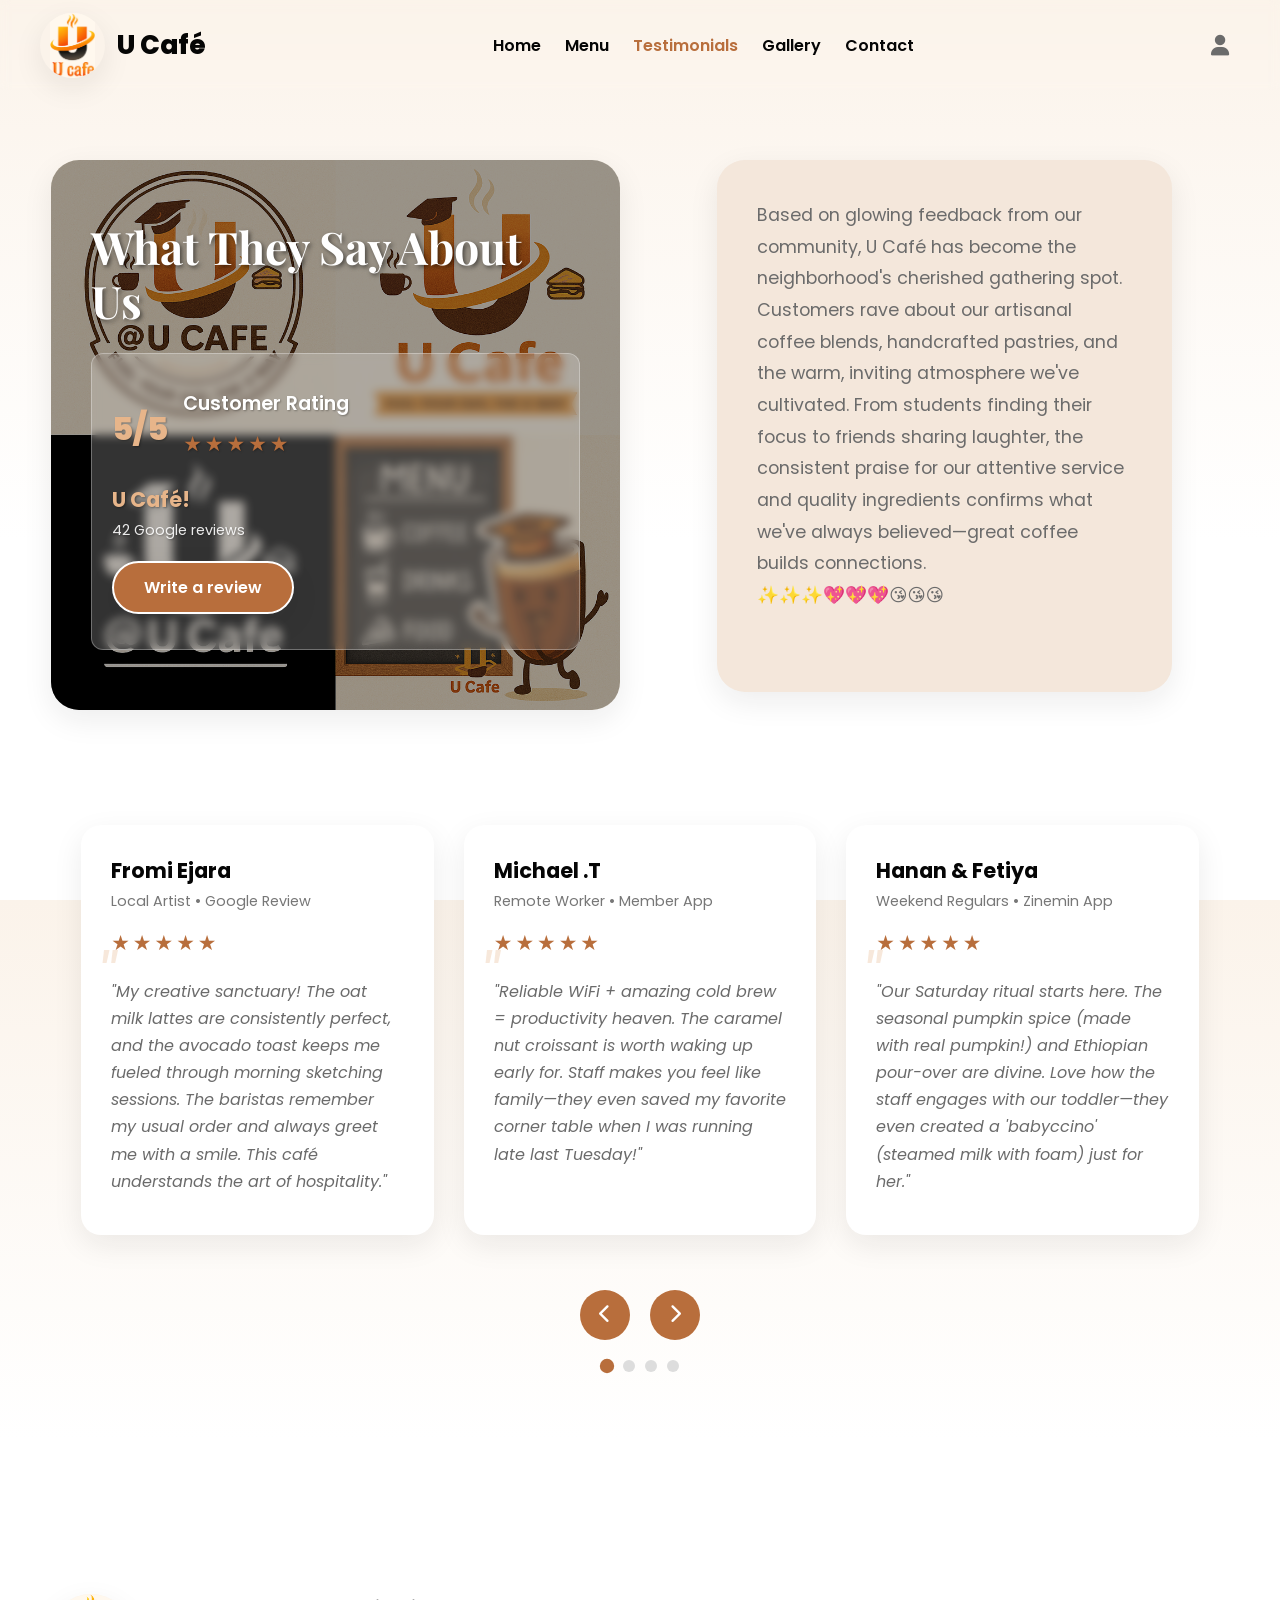
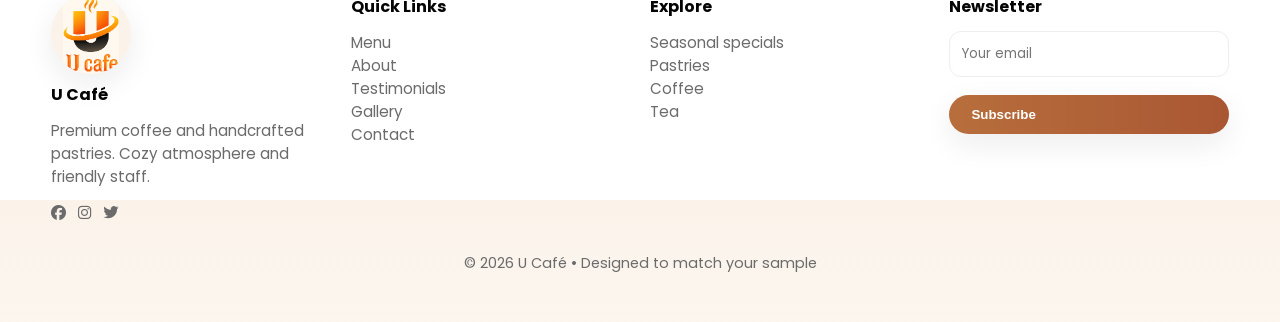
<file: testimonials.html>
<!DOCTYPE html>
<html lang="en">
<head>
  <meta charset="UTF-8">
  <meta name="viewport" content="width=device-width, initial-scale=1.0">
  <title>U Café - Testimonials</title>
  
  <!-- fonts & icons -->
  <link href="https://fonts.googleapis.com/css2?family=Playfair+Display:wght@600;700;900&family=Poppins:wght@300;400;600;700&display=swap" rel="stylesheet">
  <link rel="stylesheet" href="https://cdnjs.cloudflare.com/ajax/libs/font-awesome/6.4.0/css/all.min.css">

  <style>
    /* ---------- Variables ---------- */
    :root{
      --cream: #fbf3ea;
      --soft-beige:#f4e7db;
      --accent:#b86e3c;        /* darker caramel */
      --accent-2:#e7b58a;      /* lighter */
      --text-dark:#050505;
      --muted:#6b6b6b;
      --card:#fff;
      --radius-lg:28px;
      --shadow: 0 10px 30px rgba(30,30,30,0.08);
    }

    /* ---------- Reset ---------- */
    *{box-sizing:border-box;margin:0;padding:0}
    html,body{height:100%}
    body{
      font-family:"Poppins",system-ui,-apple-system,Segoe UI,Roboto,"Helvetica Neue",Arial;
      color:var(--text-dark);
      background: linear-gradient(180deg, var(--cream) 0%, #fff 60%);
      -webkit-font-smoothing:antialiased;
      -moz-osx-font-smoothing:grayscale;
      overflow-x:hidden;
    }

    .container{width:92%;max-width:1200px;margin:0 auto;}

    /* ---------- HEADER with icon-only login ---------- */
    header{
      position:fixed;
      left:0;
      right:0;
      top:0;
      height:90px;
      z-index:50;
      display:flex;
      align-items:center;
      background:transparent;
      padding:0 18px;
      backdrop-filter: blur(5px);
    }

    .nav-inner{
      width:100%;
      display:flex;
      align-items:center;
      justify-content:space-between;
      gap:12px;
    }

    .brand{
      display:flex;
      align-items:center;
      gap:12px;
      text-decoration:none;
      color:var(--text-dark);
      font-weight:800;
      font-size:26px;
    }

    .brand img{
      width:65px;
      height:65px;
      border-radius:50%;
      object-fit:contain;
      box-shadow:var(--shadow);
      background-color: var(--cream);
    }

    nav ul{
      list-style:none;
      display:flex;
      gap:24px;
      align-items:center;
    }

    nav a{
      color:var(--text-dark);
      text-decoration:none;
      font-weight:600;
    }

    nav a:hover{
      color:var(--accent);
    }

    .auth{
      display:flex;
      gap:10px;
      align-items:center;
    }

    .icon-only-btn {
      background: transparent;
      border: none;
      color: var(--text-dark);
      font-size: 1.4rem;
      cursor: pointer;
      width: 40px;
      height: 40px;
      border-radius: 50%;
      display: flex;
      align-items: center;
      justify-content: center;
      transition: all 0.3s ease;
      padding: 0;
    }

    .icon-only-btn:hover {
      color: var(--accent);
      background: rgba(240, 127, 52, 0.1);
      transform: scale(1.1);
    }

    .menu-toggle{
      display:none;
      font-size:22px;
      background:none;
      border:none;
      cursor:pointer;
      color: var(--text-dark);
    }

    /* User icon styles */
    .user-icon {
      color: var(--muted);
      font-size: 1.3rem;
      transition: all 0.3s ease;
      width: 40px;
      height: 40px;
      border-radius: 8px;
      display: flex;
      align-items: center;
      justify-content: center;
      text-decoration: none;
    }

    .user-icon:hover {
      color: var(--accent);
      background: rgba(184, 110, 60, 0.1);
      transform: scale(1.1);
    }

    /* Main content padding to account for fixed header */
    main {
      padding-top: 120px;
      padding-bottom: 60px;
    }

    /* ---------- Testimonials Header ---------- */
    .testimonials-header {
      display: grid;
      grid-template-columns: 1fr 1fr;
      gap: 40px;
      align-items: start;
      margin-bottom: 80px;
    }

    .header-left {
      text-align: left;
      padding-top: 40px;
      position: relative;
    }

    .header-title-container {
      background-image: url(u\ cafe\ 3.png);
      background-size: cover;
      background-position: center;
      padding: 60px 40px;
      border-radius: var(--radius-lg);
      box-shadow: var(--shadow);
      position: relative;
      z-index: 1;
      overflow: hidden;
    }

    .header-title-container::before {
      content: '';
      position: absolute;
      top: 0;
      left: 0;
      right: 0;
      bottom: 0;
      background: rgba(0, 0, 0, 0.4);
      z-index: -1;
    }

    .header-left h1 {
      font-family: "Playfair Display", serif;
      font-size: 2.8rem;
      color: white;
      margin-bottom: 25px;
      line-height: 1.2;
      text-shadow: 2px 2px 4px rgba(0,0,0,0.5);
      position: relative;
    }

    .header-rating-content {
      background: rgba(255, 255, 255, 0.2);
      backdrop-filter: blur(5px);
      padding: 20px;
      border-radius: 12px;
      margin-top: 20px;
      border: 1px solid rgba(255, 255, 255, 0.3);
    }

    .rating-section {
      margin: 15px 0;
    }

    .rating-badge {
      display: flex;
      align-items: center;
      margin-bottom: 15px;
    }

    .rating-score {
      font-size: 2rem;
      font-weight: 800;
      color: var(--accent-2);
      margin-right: 15px;
      text-shadow: 1px 1px 2px rgba(0,0,0,0.3);
    }

    .rating-label {
      font-size: 1.2rem;
      color: white;
      font-weight: 600;
      text-shadow: 1px 1px 2px rgba(0,0,0,0.3);
    }

    .cafe-brand {
      margin-bottom: 20px;
    }

    .cafe-brand strong {
      font-weight: 700;
      color: var(--accent-2);
      font-size: 1.3rem;
      text-shadow: 1px 1px 2px rgba(0,0,0,0.3);
    }

    .cafe-brand span {
      display: block;
      font-size: 0.9rem;
      color: rgba(255,255,255,0.9);
      margin-top: 5px;
      text-shadow: 1px 1px 2px rgba(0,0,0,0.3);
    }

    .review-btn {
      display: inline-block;
      padding: 12px 30px;
      background: var(--accent);
      color: white;
      border-radius: 30px;
      text-decoration: none;
      font-weight: 600;
      transition: all 0.3s ease;
      box-shadow: var(--shadow);
      font-size: 1rem;
      border: 2px solid white;
    }

    .review-btn:hover {
      background: #a95733;
      transform: translateY(-3px);
      box-shadow: 0 6px 15px rgba(0,0,0,0.2);
    }

    .header-right {
      background: var(--soft-beige);
      padding: 40px;
      border-radius: var(--radius-lg);
      box-shadow: var(--shadow);
      font-size: 1.1rem;
      line-height: 1.8;
      color: var(--muted);
      height: 532px;
      width: 80%;
      margin-left: auto;
      margin-right: auto;
      margin-top: 40px;
    }

    /* ---------- Testimonials Slider ---------- */
    .testimonials-slider {
      position: relative;
      max-width: 1200px;
      margin: 0 auto;
      overflow: hidden;
      padding: 20px 0;
    }

    .slider-container {
      display: flex;
      transition: transform 0.5s ease;
    }

    .testimonial-group {
      display: flex;
      flex-wrap: wrap;
      justify-content: center;
      min-width: 100%;
      padding: 0 15px;
      box-sizing: border-box;
    }

    .testimonial-card {
      background: white;
      padding: 30px;
      border-radius: 20px;
      box-shadow: var(--shadow);
      margin: 15px;
      width: calc(33.333% - 30px);
      transition: all 0.3s ease;
    }

    .testimonial-card:hover {
      transform: translateY(-10px);
      box-shadow: 0 15px 30px rgba(0,0,0,0.1);
    }

    .customer-name {
      font-size: 1.3rem;
      font-weight: 700;
      color: var(--text-dark);
      margin-bottom: 5px;
    }

    .customer-source {
      color: #777;
      font-size: 0.9rem;
      margin-bottom: 15px;
      display: block;
    }

    .rating-stars {
      color: var(--accent);
      font-size: 1.3rem;
      letter-spacing: 3px;
      margin: 10px 0;
    }

    .testimonial-text {
      color: var(--muted);
      line-height: 1.7;
      font-style: italic;
      position: relative;
      padding: 10px 0;
    }

    .testimonial-text:before {
      content: '"';
      font-size: 4rem;
      color: var(--accent-2);
      position: absolute;
      top: -20px;
      left: -15px;
      opacity: 0.3;
      line-height: 1;
    }

    /* Slider Navigation */
    .slider-nav {
      display: flex;
      justify-content: center;
      margin-top: 40px;
    }

    .slider-btn {
      background: var(--accent);
      color: white;
      border: none;
      width: 50px;
      height: 50px;
      border-radius: 50%;
      margin: 0 10px;
      cursor: pointer;
      font-size: 1.2rem;
      display: flex;
      align-items: center;
      justify-content: center;
      transition: all 0.3s ease;
    }

    .slider-btn:hover {
      background: #a95733;
      transform: scale(1.1);
    }

    .slider-dots {
      display: flex;
      justify-content: center;
      margin-top: 20px;
    }

    .dot {
      width: 12px;
      height: 12px;
      background: #ddd;
      border-radius: 50%;
      margin: 0 5px;
      cursor: pointer;
      transition: all 0.3s ease;
    }

    .dot.active {
      background: var(--accent);
      transform: scale(1.2);
    }

    /* ---------- FOOTER ---------- */
    footer{
      margin-top:60px;
      padding:48px 0;
      background:transparent;
    }

    .footer-grid{
      display:grid;
      grid-template-columns:repeat(4,1fr);
      gap:20px;
    }

    footer h4{
      font-weight:700;
      margin-bottom:12px;
    }

    footer p, footer a{
      color:var(--muted);
      text-decoration:none;
      font-size:0.95rem;
    }

    footer a:hover {
      color: var(--accent);
    }

    footer img{
      width:80px;
      height:80px;
      border-radius:50%;
      object-fit:contain;
      box-shadow:var(--shadow);
      display:block;
      margin-bottom:8px;
      background-color: var(--cream);
    }

    .newsletter input{
      padding:12px;
      border-radius:12px;
      border:1px solid #eee;
      width:100%;
      margin-bottom:10px;
      font-family: "Poppins", sans-serif;
    }

    .newsletter button {
      width: 100%;
      cursor: pointer;
    }

    .footer-bottom{
      text-align:center;
      color:var(--muted);
      margin-top:18px;
      font-size:0.9rem;
    }

    /* Button styles from index16.html */
    .btn{
      display:inline-flex;
      align-items:center;
      gap:10px;
      padding:12px 22px;
      border-radius:28px;
      border:0;
      cursor:pointer;
      font-weight:700;
      box-shadow:var(--shadow);
      text-decoration:none;
      transition: all 0.3s ease;
    }

    .btn-primary{
      background:linear-gradient(90deg,var(--accent),#a95733);
      color:#fff;
    }

    .btn-outline{
      background:transparent;
      border:2px solid rgba(184,110,60,0.18);
      color:var(--accent);
    }

    .btn:hover {
      transform: translateY(-2px);
      box-shadow: 0 6px 20px rgba(184, 110, 60, 0.2);
    }

    /* ---------- Responsive ---------- */
    @media (max-width:1100px){
      .footer-grid{grid-template-columns:repeat(2,1fr); gap:30px;}
      .testimonial-card { width: calc(50% - 30px); }
    }

    @media (max-width:860px){
      nav ul{display:none}
      .menu-toggle{display:block}
      .testimonials-header { grid-template-columns: 1fr; gap: 30px; }
      .header-left { text-align: center; padding-top: 20px; }
      .header-right { margin-top: 0; width: 100%; height: auto; }
      .rating-badge { justify-content: center; }
    }

    @media (max-width:768px){
      .testimonial-card { padding: 20px; width: 100%; max-width: 400px; margin: 15px auto; }
      .header-left h1 { font-size: 2.2rem; }
      .header-right { padding: 25px; }
    }

    @media (max-width:520px){
      .footer-grid{grid-template-columns:1fr; gap:30px;}
      .header-left h1 { font-size: 1.8rem; }
      .slider-btn { width: 40px; height: 40px; font-size: 1rem; }
    }

    /* small helpers */
    .muted{color:var(--muted)}
    .center{text-align:center}
  </style>
</head>

<body>
  <!-- HEADER (from index16.html) -->
  <header id="mainHeader">
    <div class="container nav-inner">
      <a class="brand" href="index16.html">
        <img src="u cafe 1 logo.png" alt="U Café logo">
        <span>U Café</span>
      </a>

      <nav>
        <ul id="navList">
          <li><a href="index16.html">Home</a></li>
          <li><a href="menu1.html">Menu</a></li>
          <li><a href="#" style="color: var(--accent);">Testimonials</a></li>
          <li><a href="index.html#gallery">Gallery</a></li>
          <li><a href="contact1.html">Contact</a></li>
        </ul>
      </nav>

      <div class="auth">
        <a href="loginu.html" class="user-icon" id="loginBtn" title="Log in">
          <i class="fas fa-user"></i>
        </a>
        <button class="menu-toggle" id="menuBtn" aria-label="menu">
          <i class="fas fa-bars"></i>
        </button>
      </div>
    </div>
  </header>

  <!-- Main Content -->
  <main>
    <div class="container">
      <!-- Testimonials Header -->
      <div class="testimonials-header">
        <div class="header-left">
          <div class="header-title-container">
            <h1>What They Say About Us</h1>
            
            <div class="header-rating-content">
              <div class="rating-section">
                <div class="rating-badge">
                  <span class="rating-score">5/5</span>
                  <span class="rating-label">Customer Rating<div class="rating-stars">★★★★★</div></span>
                </div>
                
                <div class="cafe-brand">
                  <strong>U Café!</strong>
                  <span>42 Google reviews</span>
                </div>
                
                <a href="#" class="review-btn">Write a review</a>
              </div>
            </div>
          </div>
        </div>
        
        <div class="header-right">
          Based on glowing feedback from our community, U Café has become the neighborhood's cherished gathering spot. 
          Customers rave about our artisanal coffee blends, handcrafted pastries, and the warm, inviting atmosphere 
          we've cultivated. From students finding their focus to friends sharing laughter, the consistent praise for 
          our attentive service and quality ingredients confirms what we've always believed—great coffee builds 
          connections. <br>✨✨✨💖💖💖😘😘😘
        </div>
      </div>
      
      <!-- Testimonials Slider -->
      <div class="testimonials-slider">
        <div class="slider-container" id="slider">
          <!-- Testimonial Group 1 -->
          <div class="testimonial-group">
            <!-- Testimonial 1 -->
            <div class="testimonial-card">
              <h3 class="customer-name">Fromi Ejara</h3>
              <span class="customer-source">Local Artist • Google Review</span>
              <div class="rating-stars">★★★★★</div>
              <p class="testimonial-text">
                "My creative sanctuary! The oat milk lattes are consistently perfect, and the avocado toast 
                keeps me fueled through morning sketching sessions. The baristas remember my usual order 
                and always greet me with a smile. This café understands the art of hospitality."
              </p>
            </div>
            
            <!-- Testimonial 2 -->
            <div class="testimonial-card">
              <h3 class="customer-name">Michael .T</h3>
              <span class="customer-source">Remote Worker • Member App</span>
              <div class="rating-stars">★★★★★</div>
              <p class="testimonial-text">
                "Reliable WiFi + amazing cold brew = productivity heaven. The caramel nut croissant is 
                worth waking up early for. Staff makes you feel like family—they even saved my favorite 
                corner table when I was running late last Tuesday!"
              </p>
            </div>
            
            <!-- Testimonial 3 -->
            <div class="testimonial-card">
              <h3 class="customer-name">Hanan & Fetiya</h3>
              <span class="customer-source">Weekend Regulars • Zinemin App</span>
              <div class="rating-stars">★★★★★</div>
              <p class="testimonial-text">
                "Our Saturday ritual starts here. The seasonal pumpkin spice (made with real pumpkin!) 
                and Ethiopian pour-over are divine. Love how the staff engages with our toddler—they 
                even created a 'babyccino' (steamed milk with foam) just for her."
              </p>
            </div>
          </div>
          
          <!-- Testimonial Group 2 -->
          <div class="testimonial-group">
            <!-- Testimonial 4 -->
            <div class="testimonial-card">
              <h3 class="customer-name">Talamos Kora</h3>
              <span class="customer-source">Daily Customer • Google Review</span>
              <div class="rating-stars">★★★★★</div>
              <p class="testimonial-text">
                "The only place where my 'extra hot, no foam, 1.5 shot latte with a dash of cinnamon' 
                is executed perfectly every single time. The attention to detail is remarkable. 
                The quiet morning ambiance helps me prepare lectures."
              </p>
            </div>
            
            <!-- Testimonial 5 -->
            <div class="testimonial-card">
              <h3 class="customer-name">Natnael .A</h3>
              <span class="customer-source">3 Members App</span>
              <div class="rating-stars">★★★★★</div>
              <p class="testimonial-text">
                "The ordering system is genius! I love how I can customize my drink exactly how I want it 
                through the app and it's ready when I arrive. The hazelnut latte with almond milk and 
                extra foam is my addiction. Staff knows me by name and my drink by heart."
              </p>
            </div>
            
            <!-- Testimonial 6 -->
            <div class="testimonial-card">
              <h3 class="customer-name">Yabsira .M</h3>
              <span class="customer-source">Member App</span>
              <div class="rating-stars">★★★★★</div>
              <p class="testimonial-text">
                "Best café in town for authentic espresso. The crema is perfect every time, just like in 
                Italy. The morning rush can get busy but the staff handles it with impressive efficiency 
                and still manages to be friendly. My go-to spot for quality coffee."
              </p>
            </div>
          </div>
          
          <!-- Testimonial Group 3 -->
          <div class="testimonial-group">
            <!-- Testimonial 7 -->
            <div class="testimonial-card">
              <h3 class="customer-name">Eyob .K</h3>
              <span class="customer-source">Google Review</span>
              <div class="rating-stars">★★★★★</div>
              <p class="testimonial-text">
                "The ambiance here is perfect for both work and relaxation. I love their matcha latte 
                and the fact that they have plenty of outlets. The staff is always friendly and remembers 
                my name!"
              </p>
            </div>
            
            <!-- Testimonial 8 -->
            <div class="testimonial-card">
              <h3 class="customer-name">Samuel .K</h3>
              <span class="customer-source">Yelp Review</span>
              <div class="rating-stars">★★★★★</div>
              <p class="testimonial-text">
                "As a coffee connoisseur, I can confidently say U Café serves some of the best espresso 
                in the city. Their beans are always fresh and perfectly roasted. The baristas clearly 
                know their craft."
              </p>
            </div>
            
            <!-- Testimonial 9 -->
            <div class="testimonial-card">
              <h3 class="customer-name">Zelalem .D</h3>
              <span class="customer-source">Member App</span>
              <div class="rating-stars">★★★★★</div>
              <p class="testimonial-text">
                "The vegan options here are amazing! Their almond milk is house-made and the vegan 
                chocolate croissant is to die for. So happy to find a café that caters to all dietary needs."
              </p>
            </div>
          </div>
          
          <!-- Testimonial Group 4 -->
          <div class="testimonial-group">
            <!-- Testimonial 10 -->
            <div class="testimonial-card">
              <h3 class="customer-name">Mekdes .A</h3>
              <span class="customer-source">Google Review</span>
              <div class="rating-stars">★★★★★</div>
              <p class="testimonial-text">
                "The cold brew here is life-changing! Perfectly smooth with just the right amount of 
                strength. I drive 20 minutes out of my way just to get it. Worth every mile!"
              </p>
            </div>
            
            <!-- Testimonial 11 -->
            <div class="testimonial-card">
              <h3 class="customer-name">Mekdes .L</h3>
              <span class="customer-source">Google Review</span>
              <div class="rating-stars">★★★★★</div>
              <p class="testimonial-text">
                "The cold brew here is life-changing! Perfectly smooth with just the right amount of 
                strength. I drive 20 minutes out of my way just to get it. Worth every mile!"
              </p>
            </div>
            
            <!-- Empty cards to maintain layout -->
            <div class="testimonial-card" style="visibility: hidden;"></div>
          </div>
        </div>
        
        <div class="slider-nav">
          <button class="slider-btn" id="prevBtn"><i class="fas fa-chevron-left"></i></button>
          <button class="slider-btn" id="nextBtn"><i class="fas fa-chevron-right"></i></button>
        </div>
        
        <div class="slider-dots">
          <span class="dot active" data-index="0"></span>
          <span class="dot" data-index="1"></span>
          <span class="dot" data-index="2"></span>
          <span class="dot" data-index="3"></span>
        </div>
      </div>
    </div>
  </main>

  <!-- FOOTER (from index16.html) -->
  <footer id="contact">
    <div class="container" style="margin-top:34px">
      <div class="footer-grid">
        <div>
          <img src="u cafe 1 logo.png" alt="U Café logo">
          <h4>U Café</h4>
          <p>Premium coffee and handcrafted pastries. Cozy atmosphere and friendly staff.</p>
          <div style="margin-top:12px">
            <a class="muted" href="https://facebook.com" target="_blank"><i class="fab fa-facebook" style="margin-right:8px"></i></a>
            <a class="muted" href="https://instagram.com" target="_blank"><i class="fab fa-instagram" style="margin-right:8px"></i></a>
            <a class="muted" href="https://twitter.com" target="_blank"><i class="fab fa-twitter" style="margin-right:8px"></i></a>
          </div>
        </div>
        <div>
          <h4>Quick Links</h4>
          <p><a href="menu1.html">Menu</a></p>
          <p><a href="about1.html">About</a></p>
          <p><a href="#">Testimonials</a></p>
          <p><a href="index.html#gallery">Gallery</a></p>
          <p><a href="contact1.html">Contact</a></p>
        </div>
        <div>
          <h4>Explore</h4>
          <p>Seasonal specials</p>
          <p>Pastries</p>
          <p>Coffee</p>
          <p>Tea</p>
        </div>
        <div>
          <h4>Newsletter</h4>
          <div class="newsletter">
            <input type="email" id="newsletterEmail" placeholder="Your email" />
            <button class="btn btn-primary" id="subscribeBtn" style="width:100%;margin-top:8px">Subscribe</button>
          </div>
        </div>
      </div>

      <div class="footer-bottom" style="margin-top:28px;text-align:center;">
        <div class="muted">© <span id="year"></span> U Café • Designed to match your sample</div>
      </div>
    </div>
  </footer>

  <!-- JavaScript -->
  <script>
    // Set current year
    document.getElementById('year').textContent = new Date().getFullYear();

    // Header scroll effect
    const header = document.getElementById('mainHeader');
    window.addEventListener('scroll', () => {
      header.style.background = 'transparent';
      header.style.backdropFilter = window.scrollY > 50 ? 'blur(5px)' : 'blur(5px)';
    });

    // Subscribe button functionality
    const subscribeBtn = document.getElementById('subscribeBtn');
    const newsletterEmail = document.getElementById('newsletterEmail');

    subscribeBtn.addEventListener('click', () => {
      if (newsletterEmail.value && newsletterEmail.value.includes('@')) {
        alert('Thank you for subscribing to our newsletter!');
        newsletterEmail.value = '';
      } else {
        alert('Please enter a valid email address.');
      }
    });

    // Testimonials slider functionality
    const slider = document.getElementById('slider');
    const prevBtn = document.getElementById('prevBtn');
    const nextBtn = document.getElementById('nextBtn');
    const dots = document.querySelectorAll('.dot');
    let currentSlide = 0;
    const totalSlides = 4; // Number of testimonial groups

    function updateSlider() {
      slider.style.transform = `translateX(-${currentSlide * 100}%)`;
      
      // Update dots
      dots.forEach((dot, index) => {
        dot.classList.toggle('active', index === currentSlide);
      });
    }

    // Next button
    nextBtn.addEventListener('click', () => {
      currentSlide = (currentSlide + 1) % totalSlides;
      updateSlider();
    });

    // Previous button
    prevBtn.addEventListener('click', () => {
      currentSlide = (currentSlide - 1 + totalSlides) % totalSlides;
      updateSlider();
    });

    // Dot navigation
    dots.forEach(dot => {
      dot.addEventListener('click', () => {
        currentSlide = parseInt(dot.getAttribute('data-index'));
        updateSlider();
      });
    });

    // Auto-slide every 5 seconds
    setInterval(() => {
      currentSlide = (currentSlide + 1) % totalSlides;
      updateSlider();
    }, 5000);

    // Mobile menu toggle
    const menuBtn = document.getElementById('menuBtn');
    const navList = document.getElementById('navList');
    
    menuBtn && menuBtn.addEventListener('click', (e) => {
      e.stopPropagation();
      if(!navList) return;
      if (navList.style.display === 'flex') {
        navList.style.display = '';
      } else {
        navList.style.display = 'flex';
        navList.style.flexDirection = 'column';
        navList.style.position = 'absolute';
        navList.style.right = '18px';
        navList.style.top = '72px';
        navList.style.background = 'rgba(255, 255, 255, 0.95)';
        navList.style.backdropFilter = 'blur(10px)';
        navList.style.padding = '16px';
        navList.style.boxShadow = '0 8px 30px rgba(0,0,0,0.12)';
        navList.style.borderRadius = '16px';
        navList.style.border = '1px solid rgba(255, 255, 255, 0.3)';
        navList.style.zIndex = '100';
        navList.style.gap = '15px';
      }
    });

    // Close mobile menu when clicking outside
    document.addEventListener('click', (e) => {
      if (navList && navList.style.display === 'flex' && 
          !e.target.closest('#navList') && 
          !e.target.closest('#menuBtn')) {
        navList.style.display = '';
      }
    });

    // Smooth scrolling for anchor links
    document.querySelectorAll('a[href^="#"]').forEach(anchor => {
      anchor.addEventListener('click', function (e) {
        const targetId = this.getAttribute('href');
        
        // Skip for # (home) links
        if (targetId === '#' || targetId.startsWith('http')) return;
        
        if (targetId.startsWith('#')) {
          e.preventDefault();
          const targetElement = document.querySelector(targetId);
          if (targetElement) {
            window.scrollTo({
              top: targetElement.offsetTop - 80,
              behavior: 'smooth'
            });
            
            // Close mobile menu if open
            if (navList && navList.style.display === 'flex') {
              navList.style.display = '';
            }
          }
        }
      });
    });
  </script>
</body>
</html>
</file>
